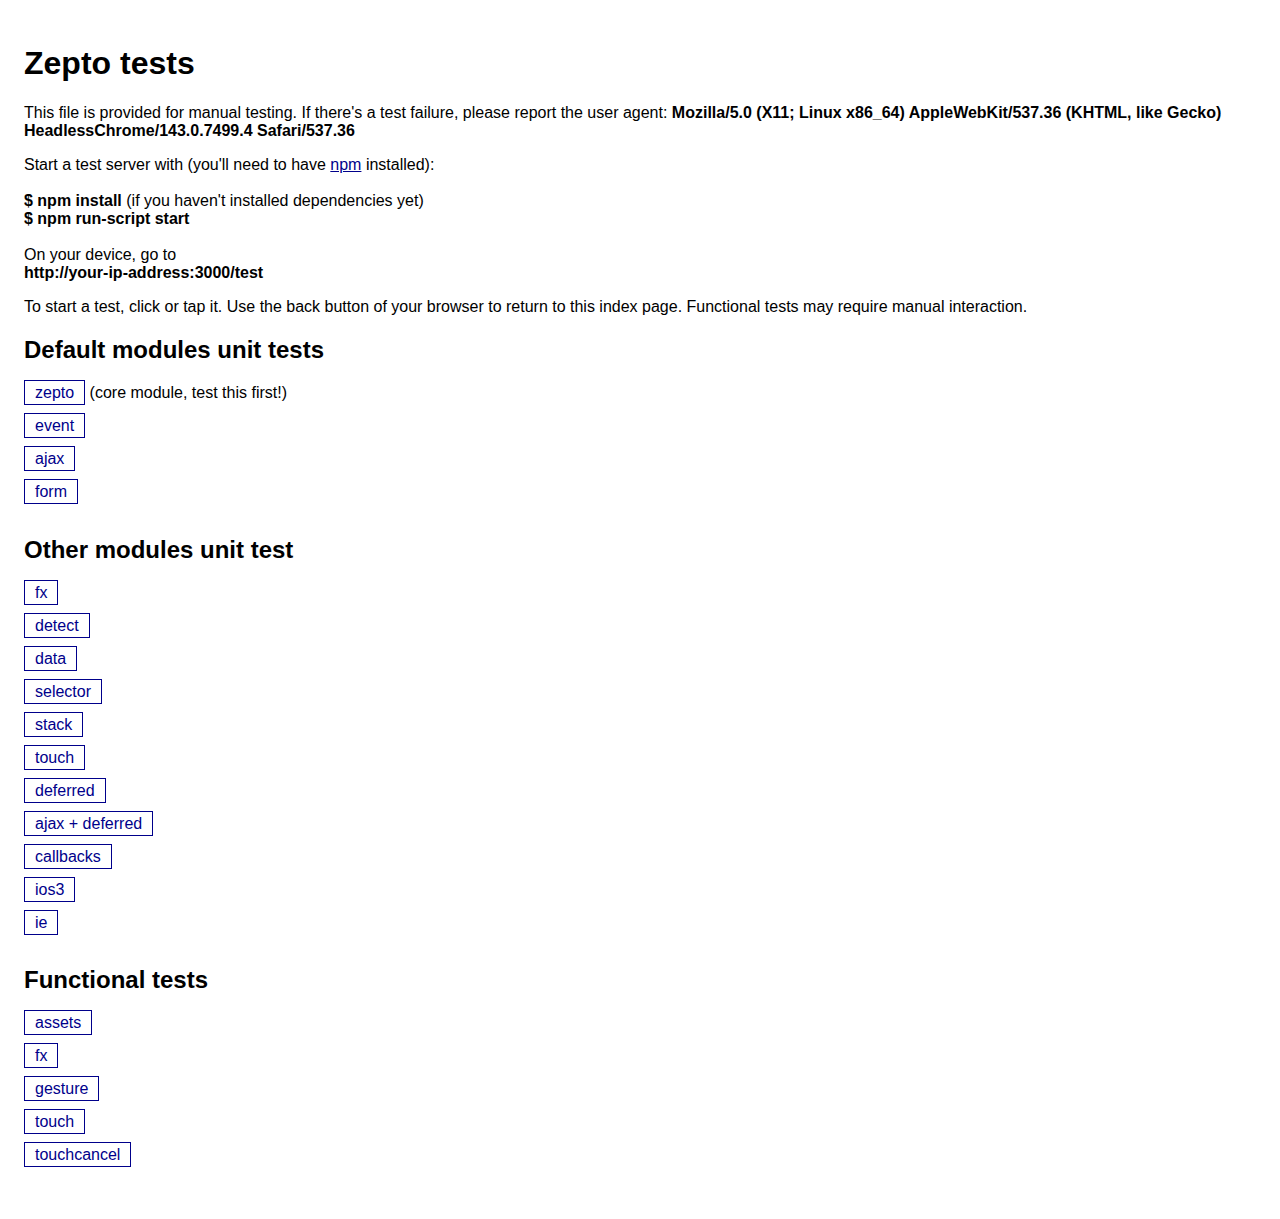
<file: js/zepto-master/test/index.html>
<!DOCTYPE html>
<html>
<head>
  <meta charset="utf-8">
  <meta name="viewport" content="initial-scale=1.0, maximum-scale=1.0, user-scalable=0">
  <link rel="stylesheet" href="test.css">
  <title>Zepto tests</title>
</head>
<body>
  <h1>Zepto tests</h1>
  <p>
    This file is provided for manual testing. If there's a test failure,
    please report the user agent:
    <b><script>document.write(navigator.userAgent)</script></b>
  </p>
  <p>
    Start a test server with (you'll need to have <a href="https://npmjs.org">npm</a> installed):<br>
    <br>
    <b>$ npm install</b> (if you haven't installed dependencies yet)<br>
    <b>$ npm run-script start</b>
    <br><br>
    On your device, go to<br>
    <b>http://your-ip-address:3000/test</b>
  </p>
  <p>
    To start a test, click or tap it. Use the back button of
    your browser to return to this index page.
    Functional tests may require manual interaction.
  </p>

  <h2>Default modules unit tests</h2>
  <ul>
    <li><a href="zepto.html">zepto</a> (core module, test this first!)</li>
    <li><a href="event.html">event</a></li>
    <li><a href="ajax.html">ajax</a></li>
    <li><a href="form.html">form</a></li>
  </ul>

  <h2>Other modules unit test</h2>
  <ul>
    <li><a href="fx.html">fx</a></li>
    <li><a href="detect.html">detect</a></li>
    <li><a href="data.html">data</a></li>
    <li><a href="selector.html">selector</a></li>
    <li><a href="stack.html">stack</a></li>
    <li><a href="touch.html">touch</a></li>
    <li><a href="deferred.html">deferred</a></li>
    <li><a href="ajax_deferred.html">ajax + deferred</a></li>
    <li><a href="callbacks.html">callbacks</a></li>
    <li><a href="ios3.html">ios3</a></li>
    <li><a href="ie.html">ie</a></li>
  </ul>

  <h2>Functional tests</h2>
  <ul>
    <li><a href="functional/assets.html">assets</a></li>
    <li><a href="functional/fx.html">fx</a></li>
    <li><a href="functional/gesture.html">gesture</a></li>
    <li><a href="functional/touch.html">touch</a></li>
    <li><a href="functional/touchcancel.html">touchcancel</a></li>
  </ul>

  <script>
    // avoid caching
    (function(){
      [].slice.apply(document.getElementsByTagName('a')).forEach(function(link){
        link.href += '?' + (+new Date)
      })
    })()
  </script>
</body>
</file>
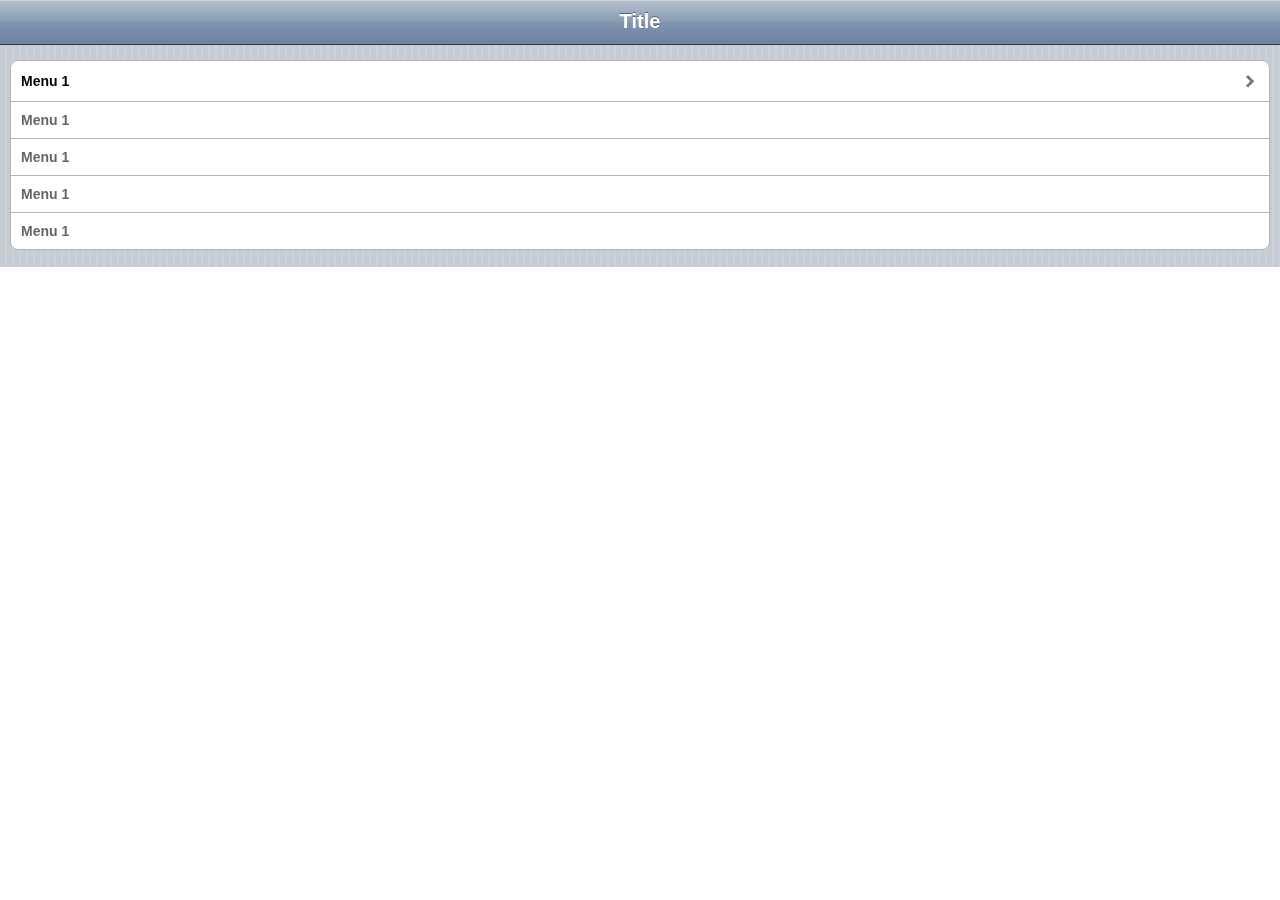
<file: js/zepto-master/examples/iphone/index.html>
<!DOCTYPE html>
<html>
    <head>
      <title>iPhone.Zepto</title>
      <link href="iphone.css" media="screen" rel="stylesheet" type="text/css" />
      <meta name="viewport" content="width=device-width, initial-scale=1.0, maximum-scale=1.0, user-scalable=0"/>
      <meta name="apple-mobile-web-app-capable" content="yes" />
      <meta name="format-detection" content="telephone=no" />
    </head>
    <body>
      <section id="menu">
        <div class="toolbar">
          <h1>Title</h1>
        </div>
        <ul class="menu">
          <li class="arrow"><a href="#menu_1">Menu 1</a></li>
          <li>Menu 1</li>
          <li>Menu 1</li>
          <li>Menu 1</li>
          <li>Menu 1</li>
        </ul>
      </section>
      <section id="menu_1">
        <div class="toolbar">
          <h1>Menu 1</h1>
        </div>
        <ul class="menu">
          <li>SubMenu 1</li>
          <li>SubMenu 2</li>
        </ul>
      </section>
      <script src="../../src/zepto.js"></script>
      <script src="../../src/event.js"></script>
      <script src="../../src/touch.js"></script>
      <script>
        $(document).ready(function(){
          var activate = ('createTouch' in document) ? 'touchstart' : 'click'

          $("body > section").first().addClass("current")

          $("a.back").live(activate, function(event) {
            var current = $(this).attr("href")
            $(".current").removeClass("current").addClass("reverse")
            $(current).addClass("current")
          })

          $(".menu a[href]").live(activate, function(event) {
            var link = $(this), section = link.closest('section'),
              prev_element = "#"+(section.removeClass("current").addClass("reverse").attr("id"))
            $(link.attr("href")).addClass("current")
            $(".current .back").remove()
            $(".current .toolbar").prepend("<a href=\""+prev_element+"\" class=\"back\">Back</a>")
          })
        })
      </script>
    </body>
</html>
</file>
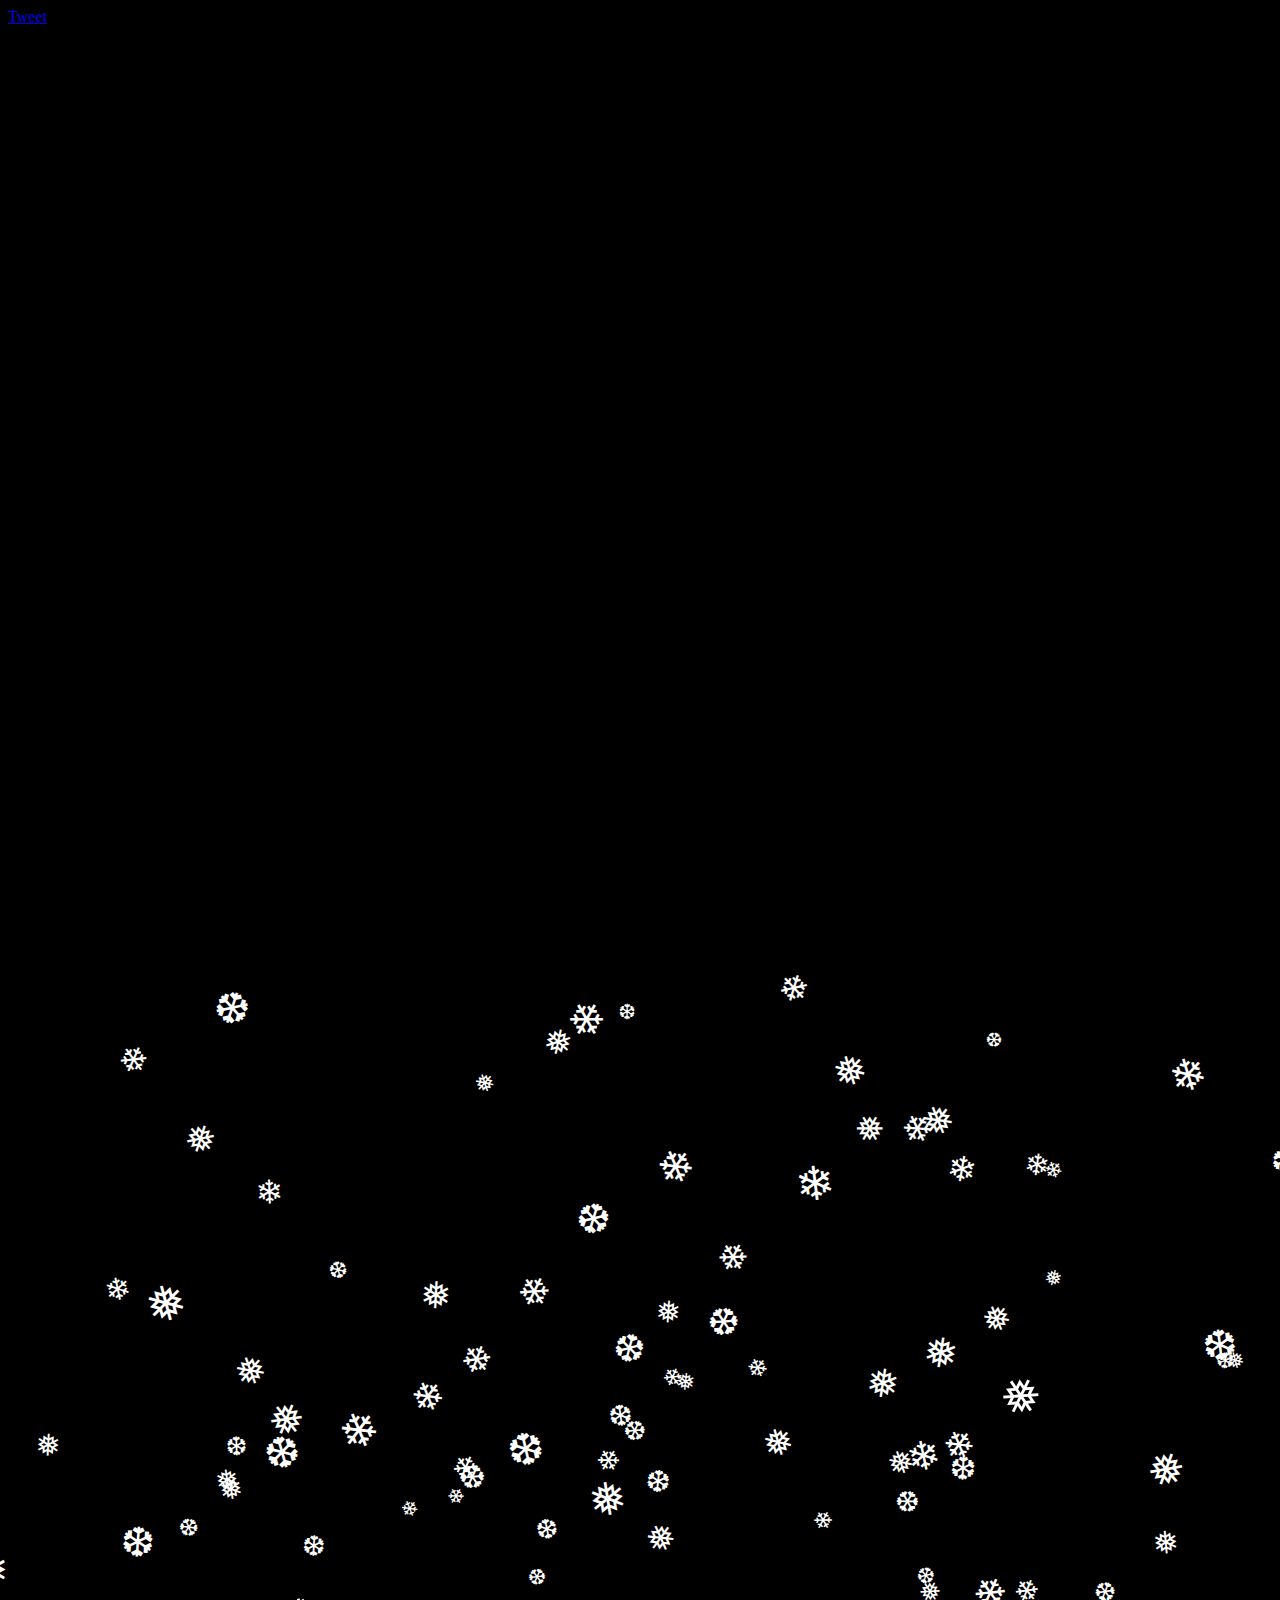
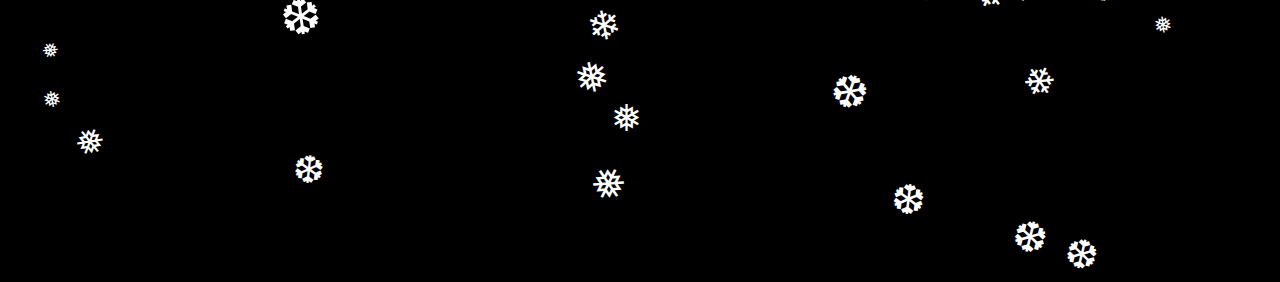
<file: js/zepto-master/examples/snow/index.html>
<!DOCTYPE html>
<html>
  <head>
    <title>Let it snow with Zepto.js</title>
    <meta name="name" content="content">
    <meta content="text/html; charset=utf-8" http-equiv="Content-Type">
    <style>
      body { background: #000; color: #fff; overflow: hidden }
      div { position: absolute; }
    </style>
  </head>
  <body>

  <script src="../../src/zepto.js"></script>
  <script src="../../src/event.js"></script>
  <script src="../../src/fx.js"></script>

  <a href="https://twitter.com/share" class="twitter-share-button" data-url="http://zeptojs.com/let-it-snow" data-text="Let it snow with Zepto.js" data-via="zeptojs" data-lang="en">Tweet</a>
  <script>!function(d,s,id){var js,fjs=d.getElementsByTagName(s)[0];if(!d.getElementById(id)){js=d.createElement(s);js.id=id;js.src="//platform.twitter.com/widgets.js";fjs.parentNode.insertBefore(js,fjs);}}(document,"script","twitter-wjs")</script>

  <script>
    $(document).ready(function(){
      var i = 100, glyphs = '❄❅❆'.split('')

      function rand(max){ return Math.floor(Math.random()*max) }

      function addFlake(){
        var el = $('<div><div>' + glyphs[rand(glyphs.length)] + '</div></div>')
        $('body').append(el)
        el.css({ left: rand(100)+'%', top: -100-rand(500), fontSize: 20+rand(30) })
        el.anim(
          { translateY: 1500+rand(500)+'px', translateX: 50-rand(100)+'px', rotate: (2e3-rand(4e3))+'deg' },
          6+rand(10),
          'linear',
          function(){
            addFlake()
            el.remove() // garbage collect
          }
        )
      }

      while(i--) addFlake()

      // enable for extra fun
      //window.ondeviceorientation = function(event){
      //  ('alpha' in event) && $('body').css({ '-webkit-transform': 'rotate('+event.alpha+'deg)'})
      //}
    })
  </script>
  </body>
</html>
</file>
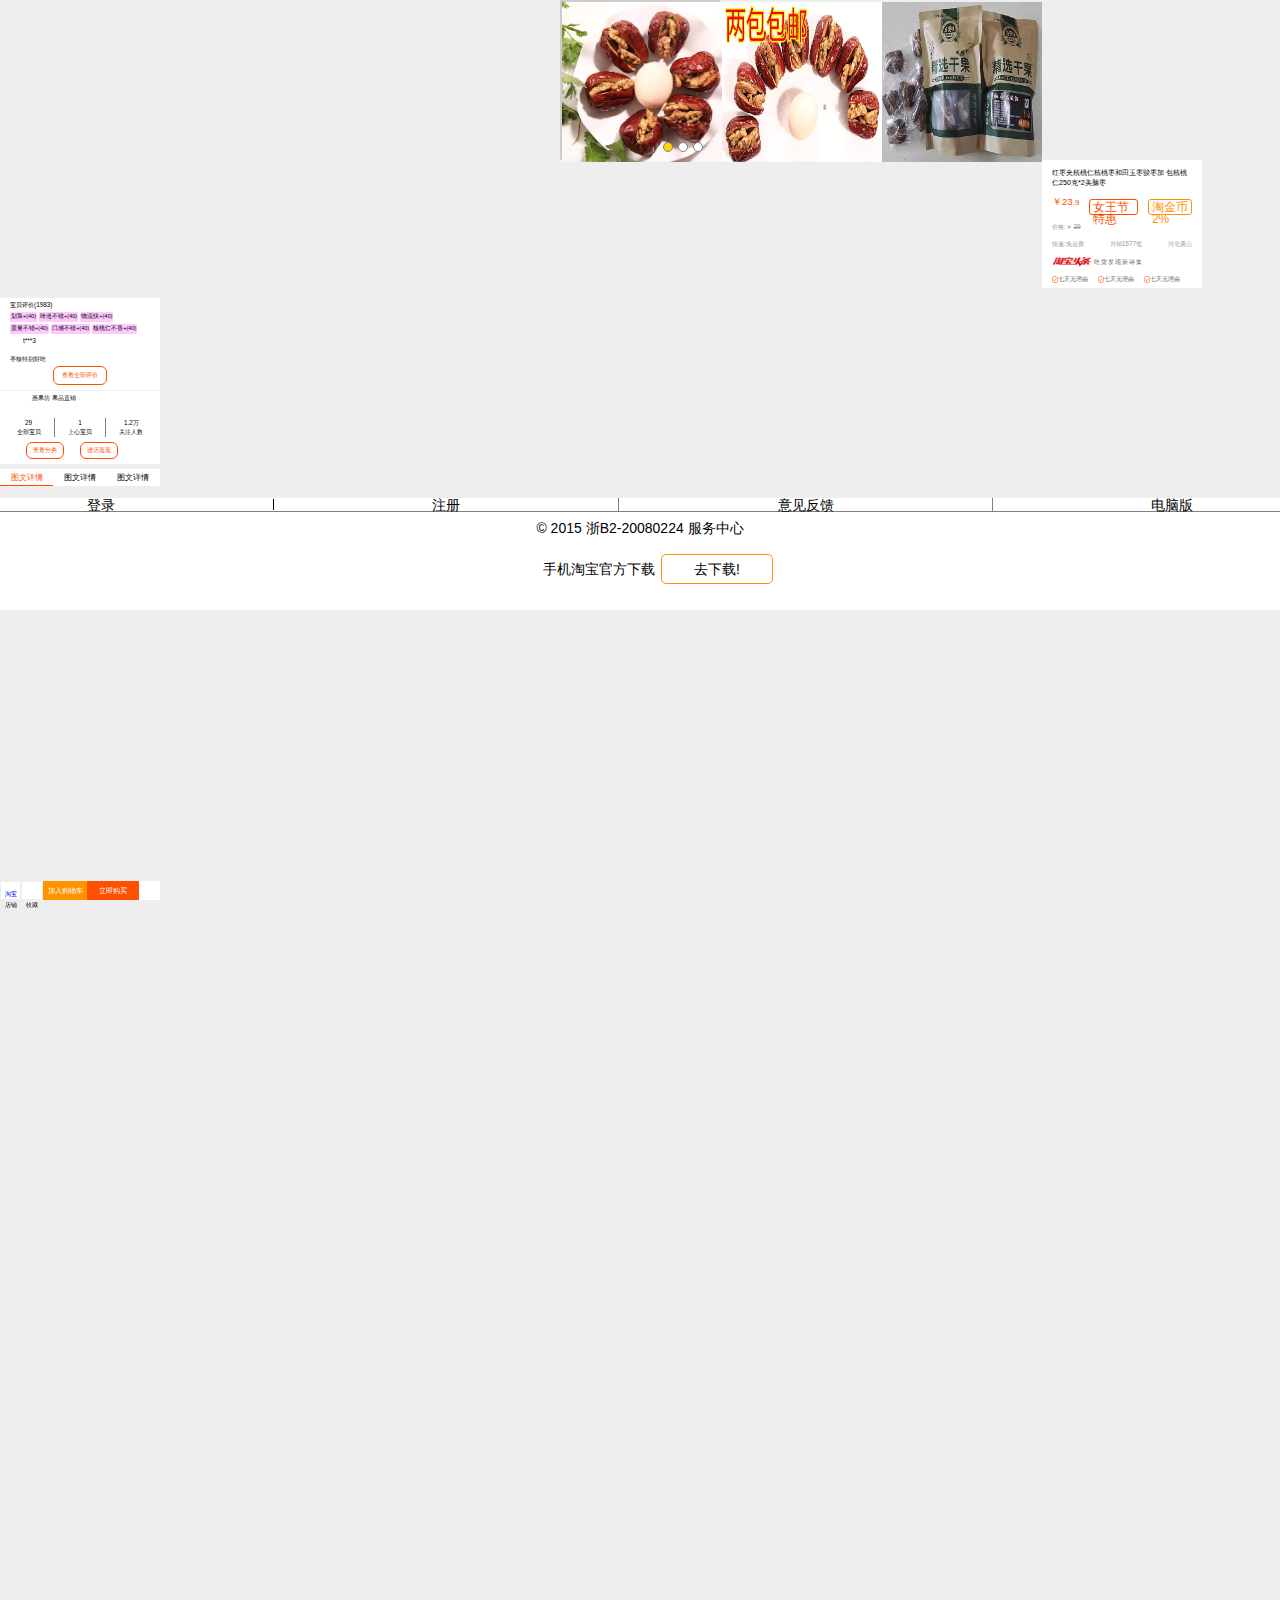
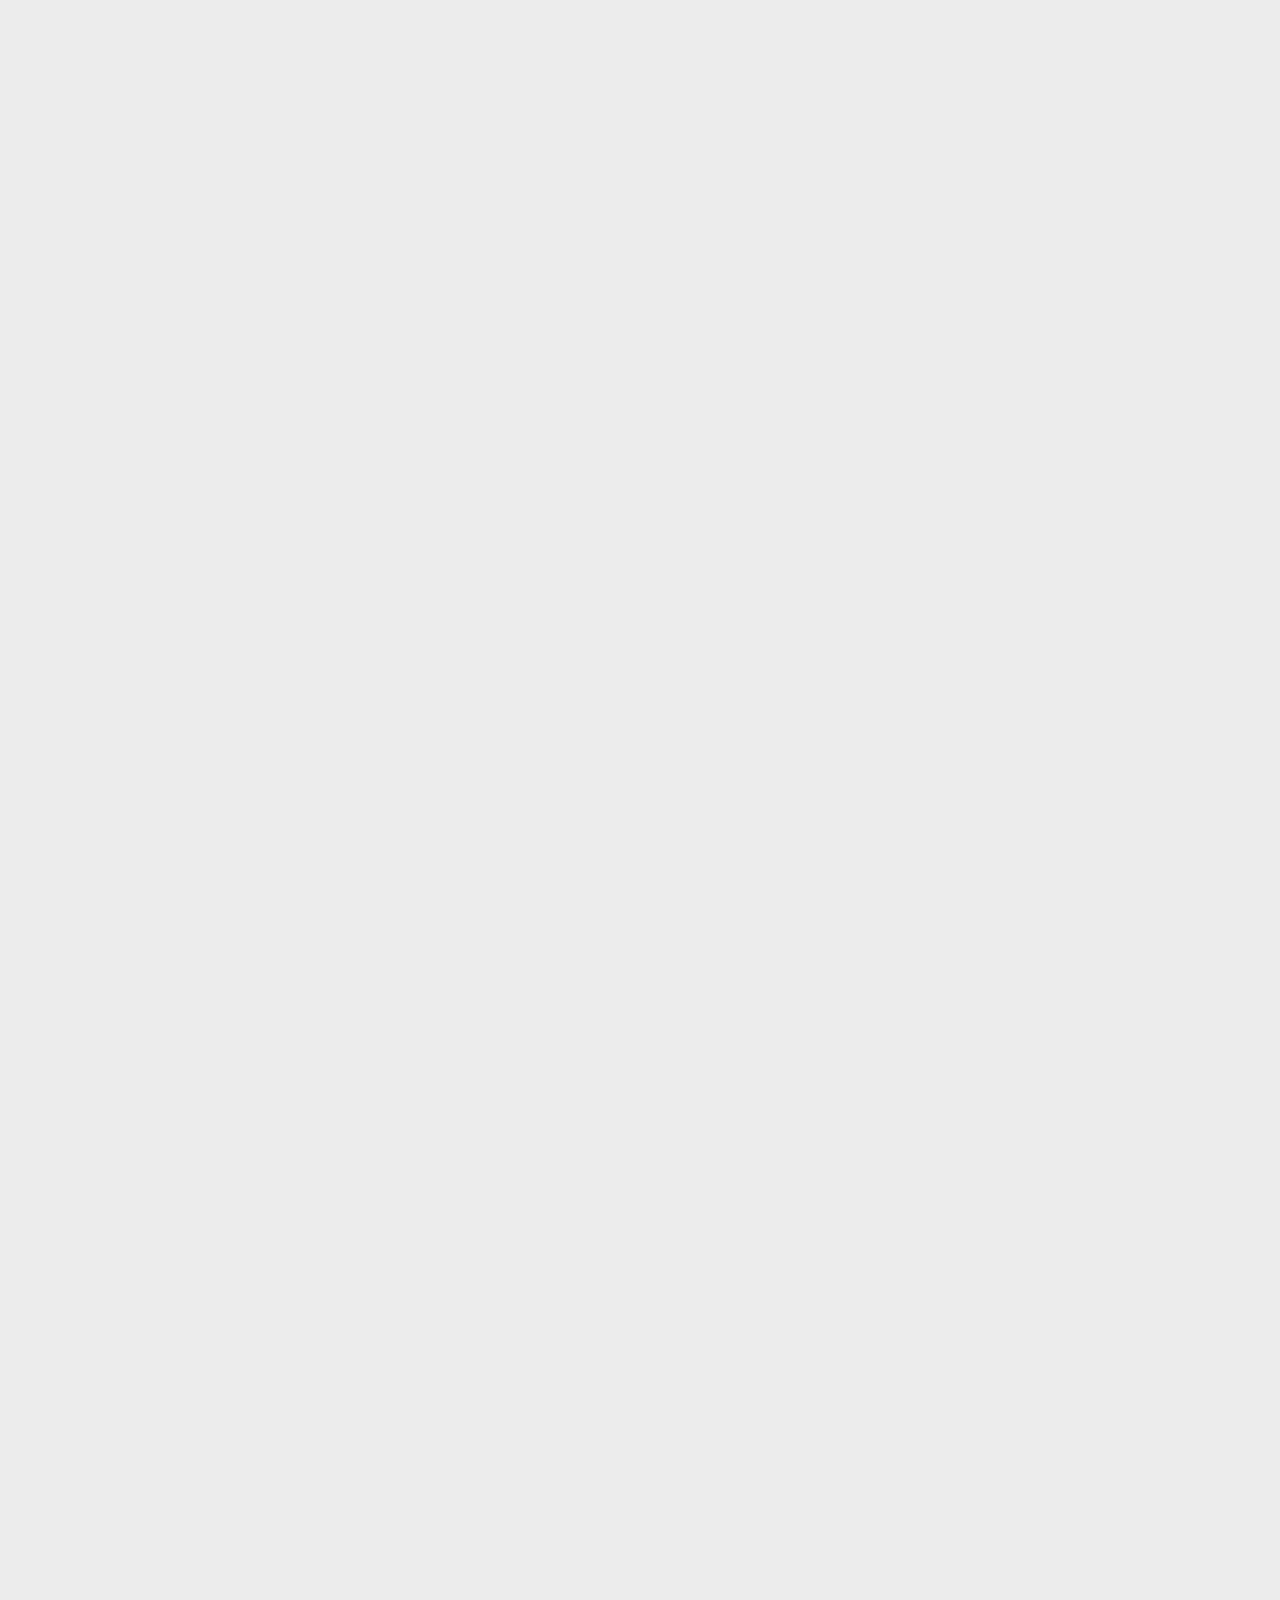
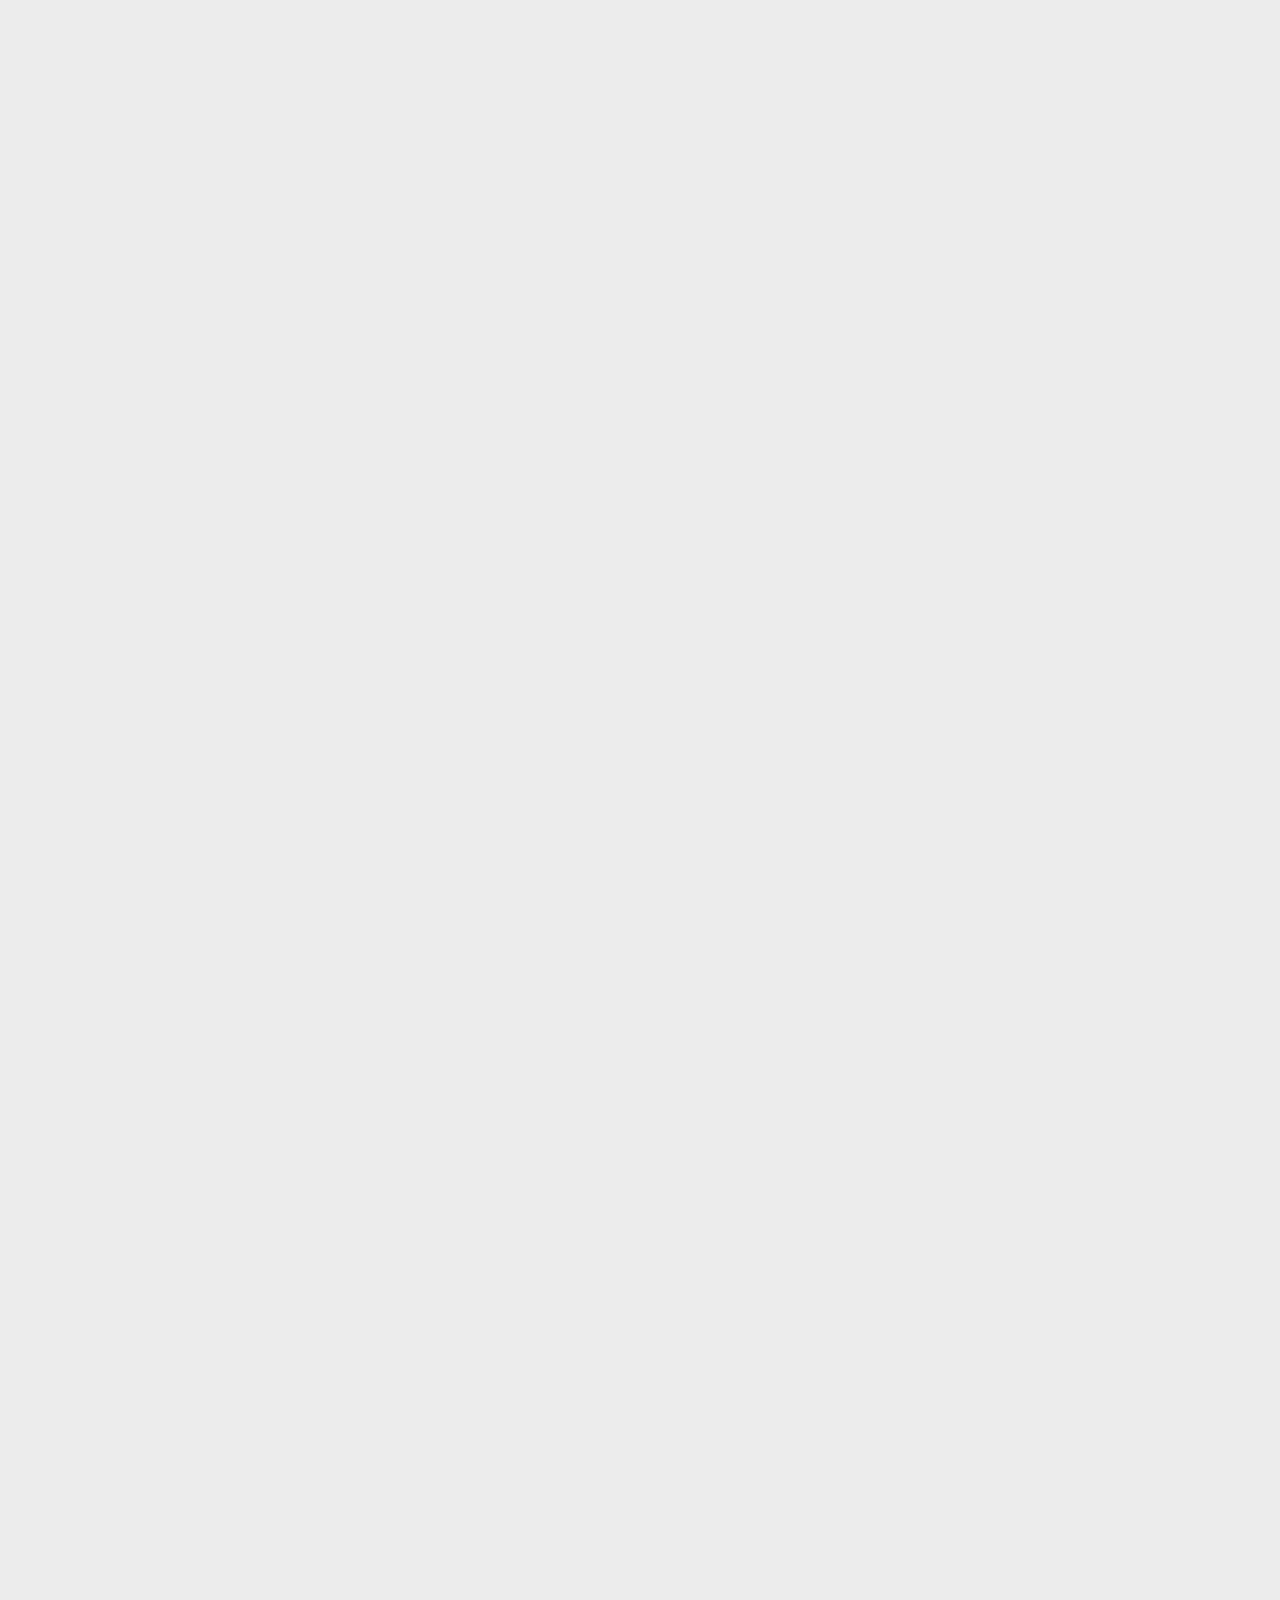
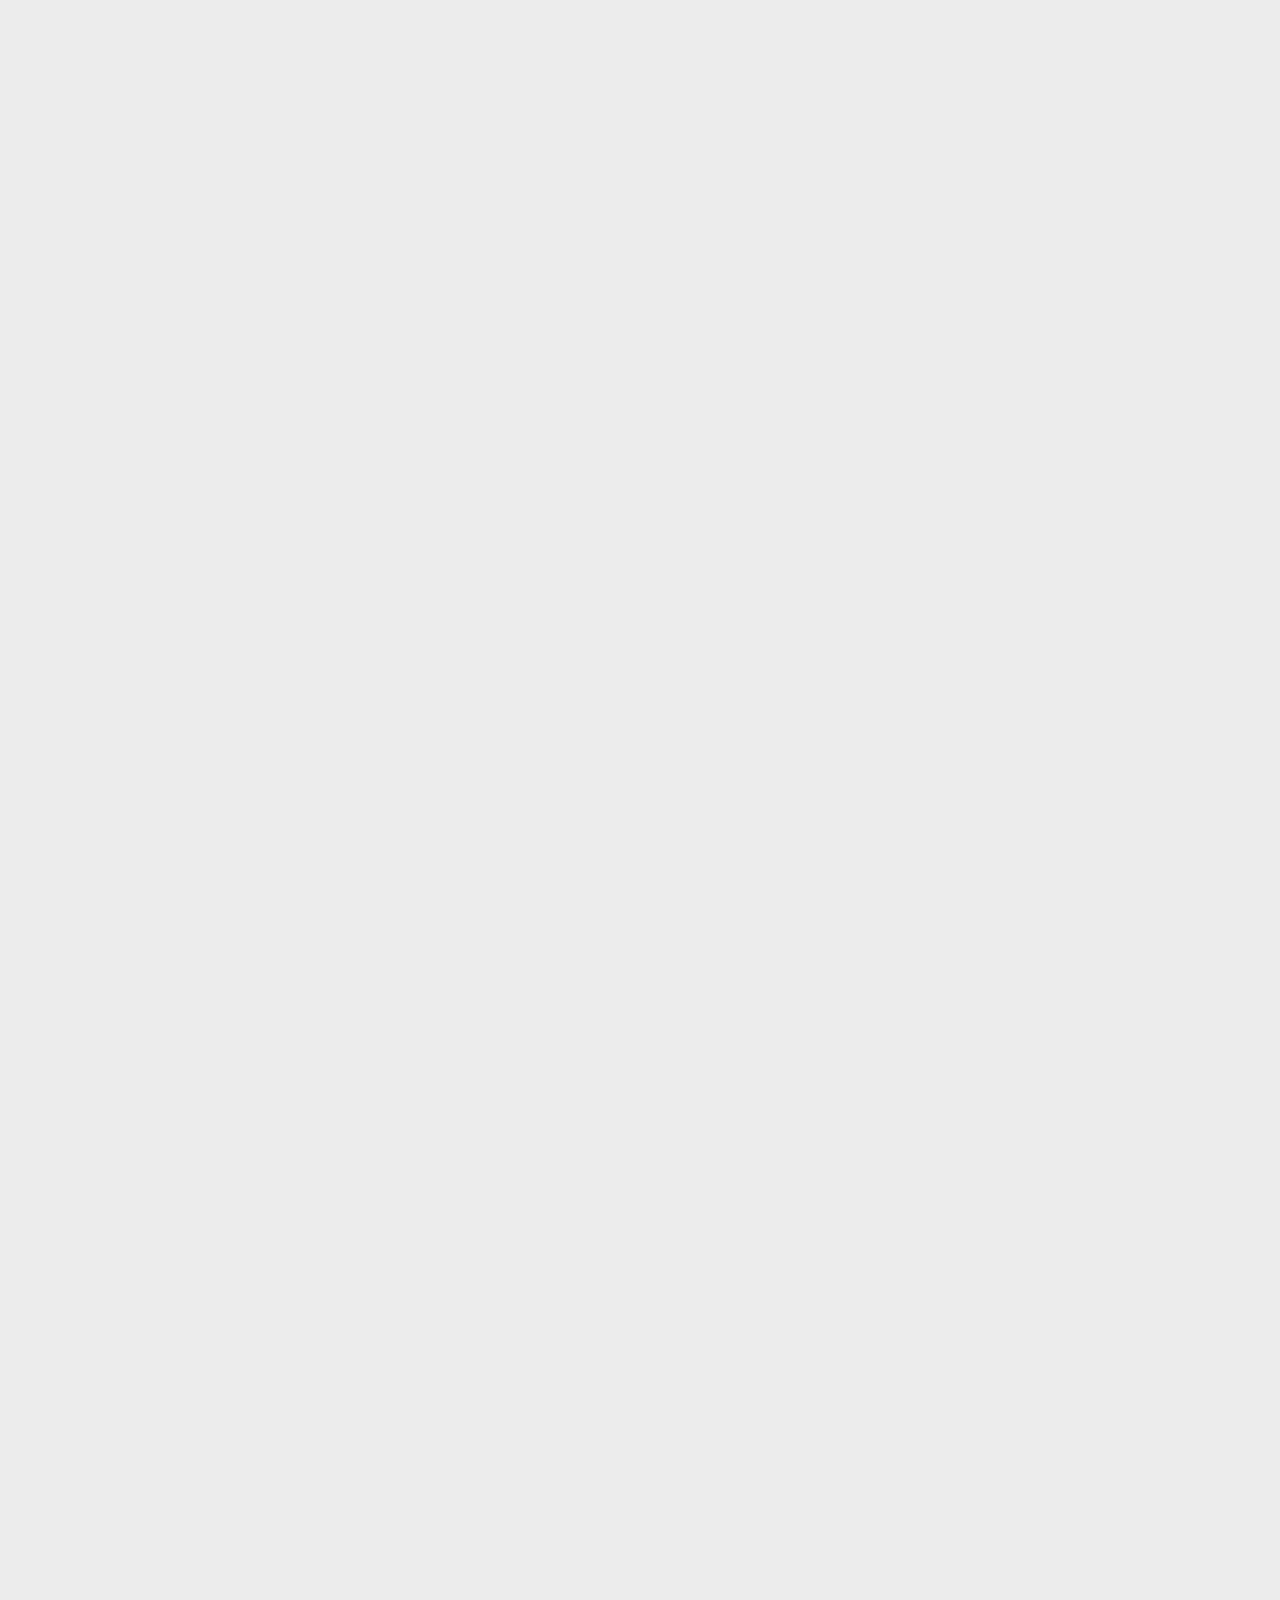
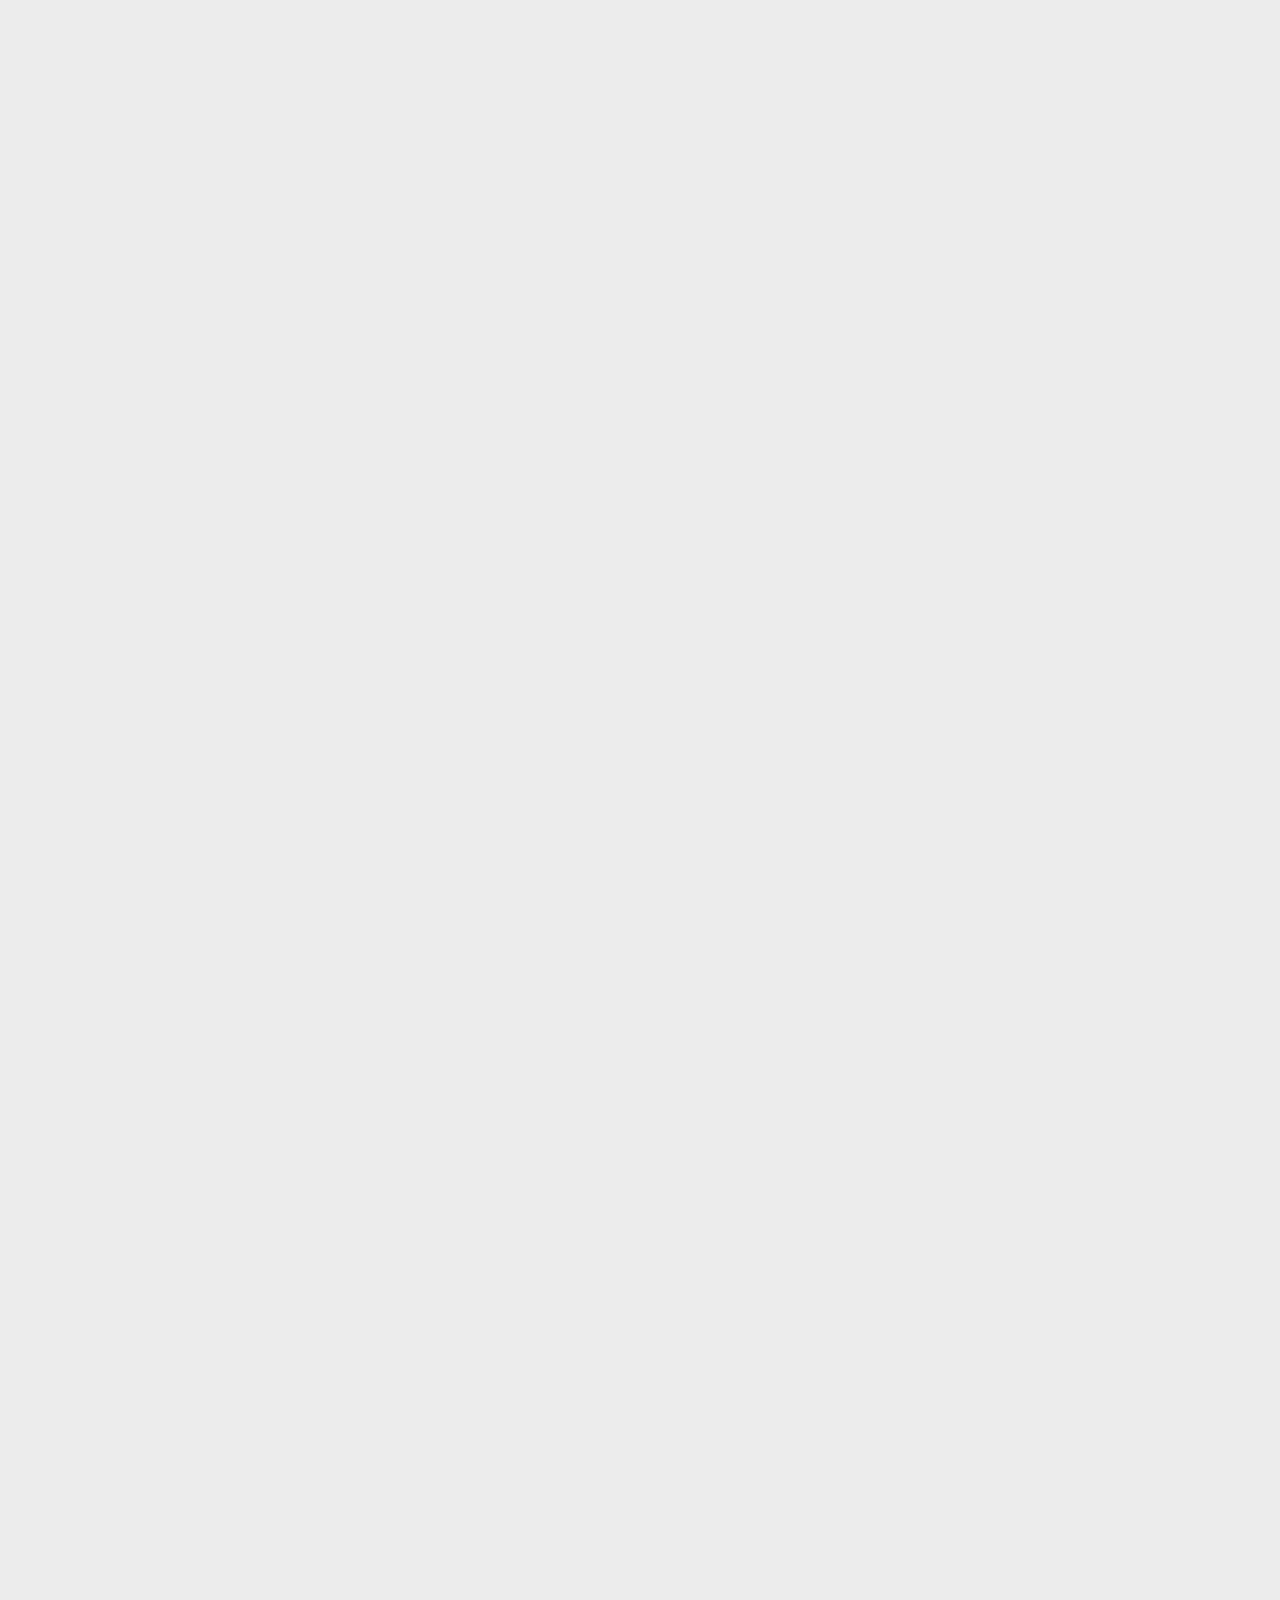
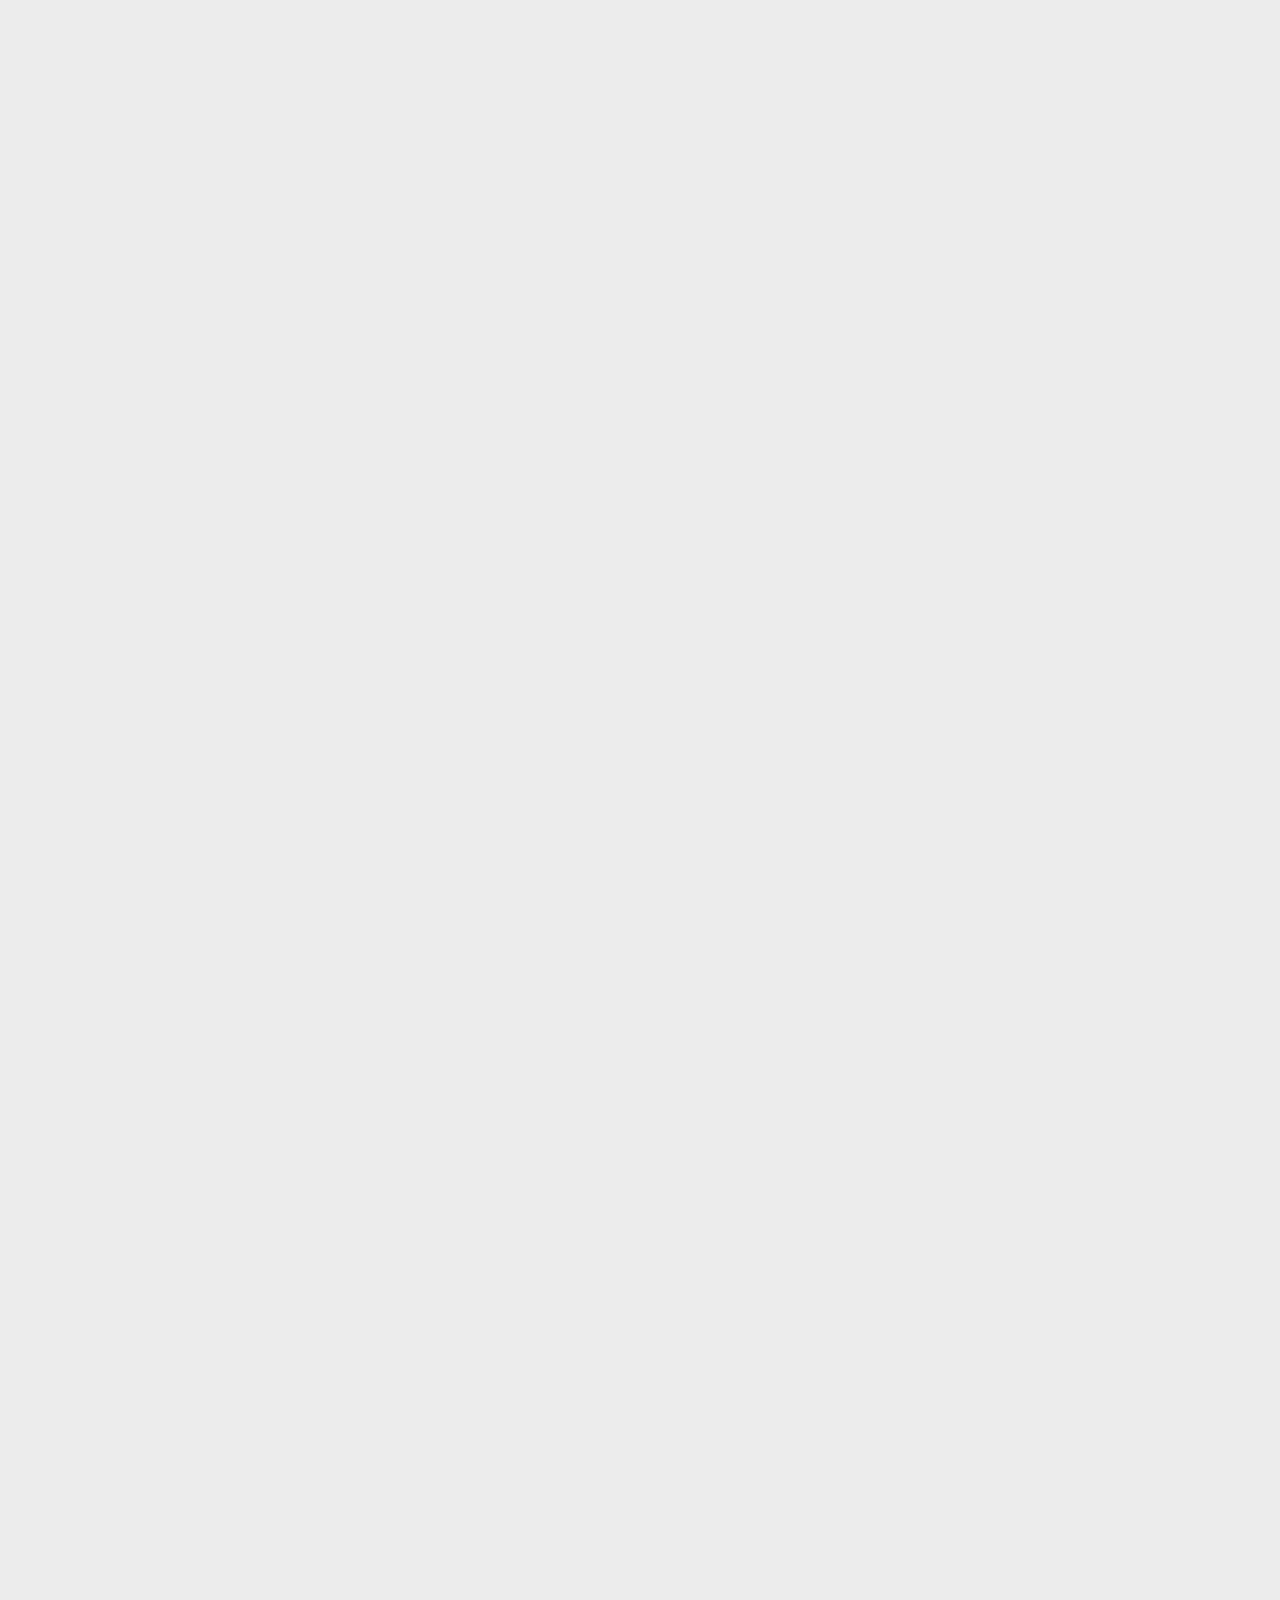
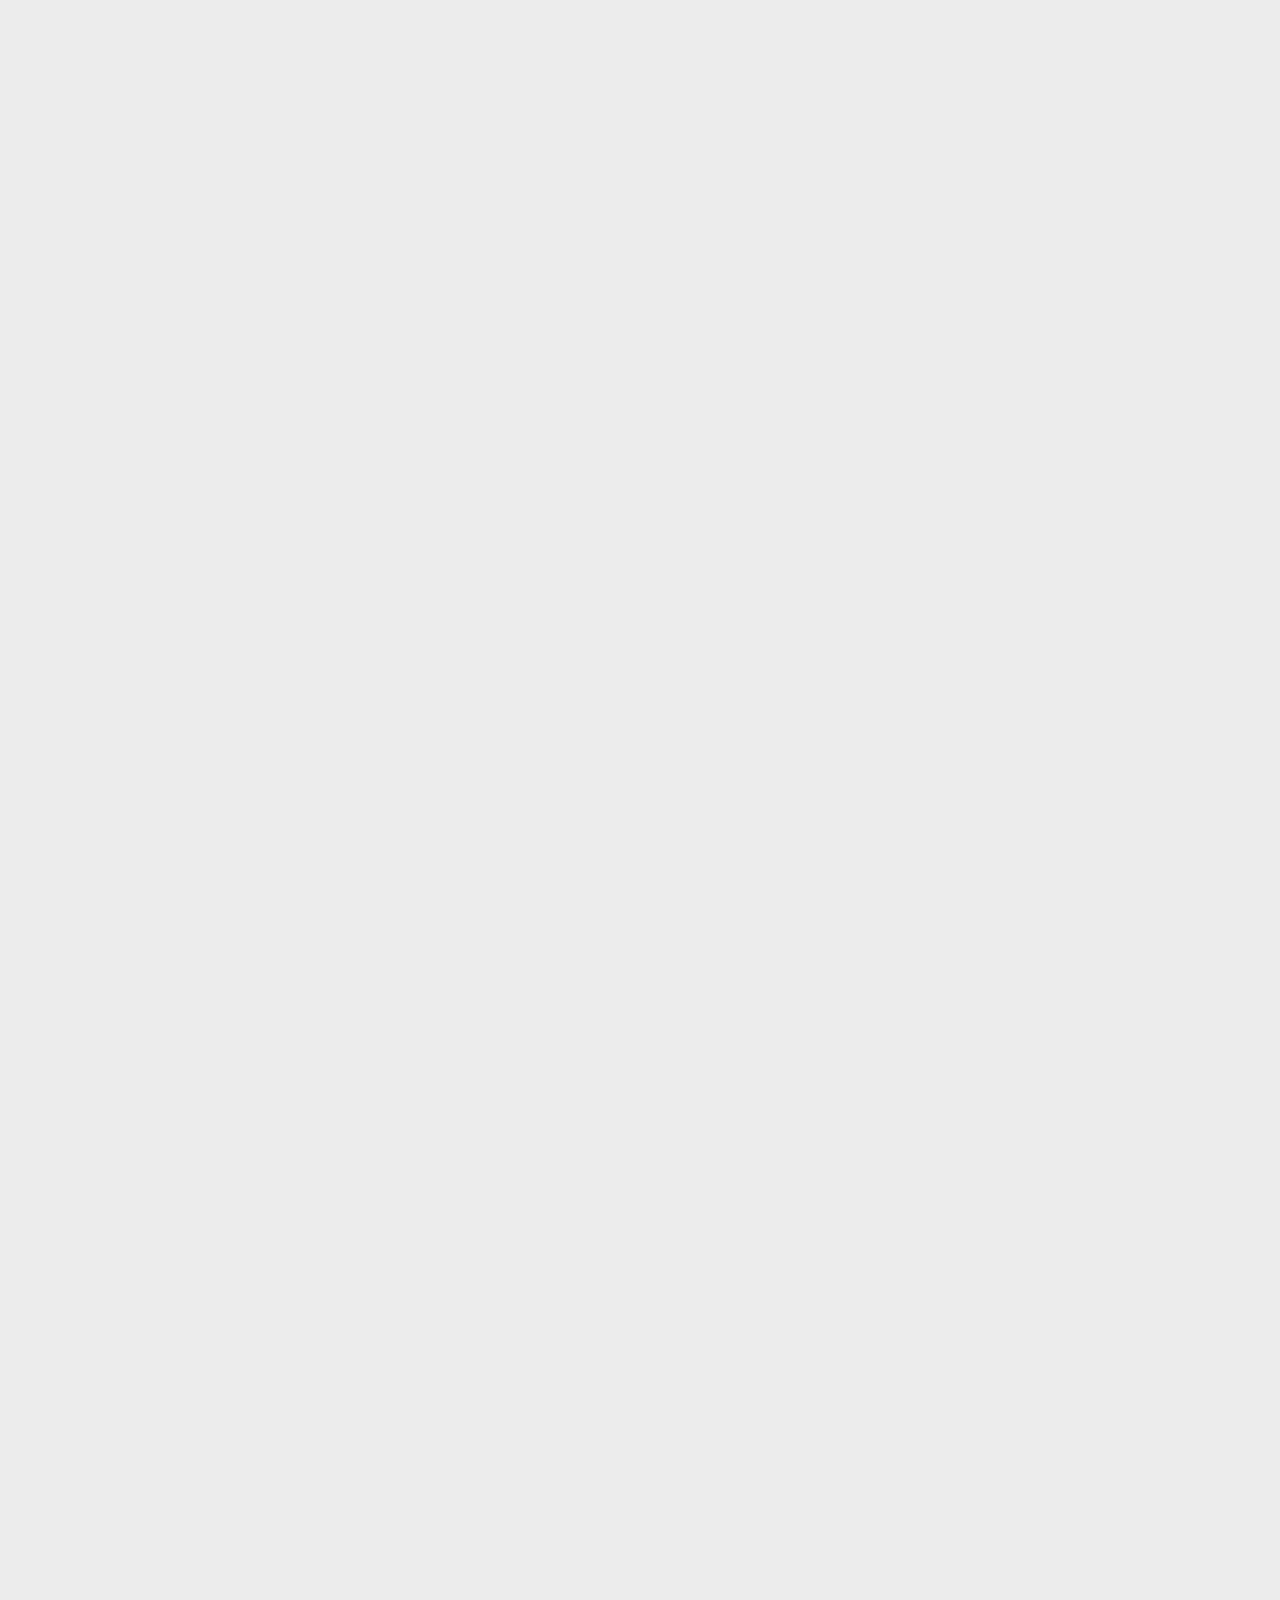
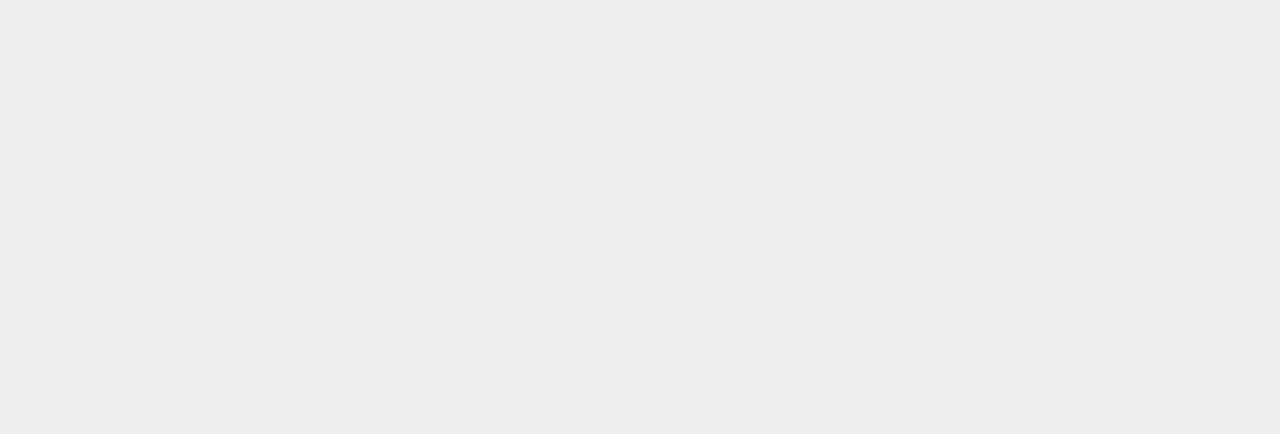
<file: gouwuche.html>
<!DOCTYPE html>
<html lang="en">

<head>
    <meta charset="UTF-8">
    <meta http-equiv="x-ua-compatible" content="ie=edge">
    <meta name="viewport" content="width=device-width, initial-scale=1">
    <title>商品详情</title>
    <link rel="icon" href="img/taobao.png">
    <link rel="stylesheet" href="fonts/iconfont.css">
    <link rel="stylesheet" href="css/reset.css">
    <link rel="stylesheet" href="css/tools.css">
    <link rel="stylesheet" href="css/gouwuche.css">
</head>

<body>
    <div id="content" style="margin-top: 0px;">
        <header>
            <!-- 轮播图 -->
            <div class="banner">
                <ul class="scroll" id="swipeScroll">
                    <li><img src="img/goods/banner1.webp" alt=""></li>
                    <li><img src="img/goods/banner2.webp" alt=""></li>
                    <li><img src="img/goods/banner3.webp" alt=""></li>
                </ul>
                <div class="nuclear-nav">
                    <a data-index="0" class="active"></a>
                    <a data-index="1" class=" "></a>
                    <a data-index="2" class=" "></a>
                </div>
            </div>
            <!-- 价格简介 -->
            <div class="picdec">
                <p>红枣夹核桃仁核桃枣和田玉枣骏枣加 包核桃仁250克*2美脑枣</p>
                <div class="price">
                    <p>￥23<small>.9</small> </p>
                    <p class="ff5000">女王节特惠</p>
                    <p>淘金币2%</p>
                </div>
                <p class="pri39">价格:￥
                    <s>39</s>
                </p>
                <div class="express">
                    <p>快递:免运费</p>
                    <p>月销1677笔</p>
                    <p>
                        河北唐山
                    </p>
                </div>
                <div class="loveeat">
                    <img src="img/toutiao.png" alt="">
                    <span>吃货发现新诗集</span>
                </div>
                <div class="return">
                    <div>
                        <i><img src="img/goods/right.png" alt=""></i>
                        <span>七天无理由</span>
                    </div>
                    <div>
                        <i><img src="img/goods/right.png" alt=""></i>
                        <span>七天无理由</span>
                    </div>
                    <div>
                        <i><img src="img/goods/right.png" alt=""></i>
                        <span>七天无理由</span>
                    </div>
                </div>
            </div>
        </header>
        <!-- 宝贝评价一栏 -->
        <main>
            <div class="main-top">
                <h6>宝贝评价(1983)</h6>
                <div class="huasuan">
                    <p>划算+(40)</p>
                    <p>味道不错+(40)</p>
                    <p>物流快+(40)</p>
                    <p>质量不错+(40)</p>
                    <p>口感不错+(40)</p>
                    <p>核桃仁不香+(40)</p>
                </div>
                <div class="mainxin">
                    <div></div>
                    <span>t***3</span>
                    <div></div>
                </div>
                <p>枣核特别好吃</p>
                <span class="qbhp"><span>查看全部评价</span></span>
            </div>
            <div class="main-bottom">
                <div class="hgf">
                    <p>惠果坊 果品直销</p>
                    <div></div>
                </div>
                <div class="allbb">
                    <div>
                        <span>29</span>
                        <span>全部宝贝</span>
                    </div>
                    <i></i>
                    <div>
                        <span>1</span>
                        <span>上心宝贝</span>
                    </div>
                    <i></i>
                    <div>
                        <span>1.2万</span>
                        <span>关注人数</span>
                    </div>
                </div>
                <div class="searchfl">
                    <p>查看分类</p>
                    <p>进店逛逛</p>
                </div>
            </div>
        </main>
        <!-- 图文详情 -->
        <div class="tuwen">
            <div>图文详情</div>
            <div>图文详情</div>
            <div>图文详情</div>
        </div>
        <!-- 图片 -->
        <div class="picture">
            <img src="./img/goods/des0.webp">
            <img src="./img/goods/des1.webp"></img>
            <img src="./img/goods/des2.webp"></img>
            <img src="./img/goods/des3.webp"></img>
            <img src="./img/goods/des4.webp"></img>
            <img src="./img/goods/des5.webp"></img>
            <img src="./img/goods/des6.webp"></img>
        </div>
        <!-- 底部登录 -->
        <footer>
            <div class="signin">
                <p>登录</p>
                <i></i>
                <p>注册</p>
                <b></b>
                <p>意见反馈</p>
                <b></b>
                <p>电脑版</p>
            </div>
            <p>© 2015 浙B2-20080224 服务中心</p>
            <div class="download">
                <img src="img/taobao.png" alt="">
                <span>手机淘宝官方下载</span>
                <p>去下载!</p>
            </div>
        </footer>
        <!-- 底部导航 -->
        <nav>
            <div  style="position:fixed;bottom:0;" class="nav">
                <i class="iconfont icon-uuu"></i>
                <span><a href="index.html">淘宝</a></span>
            </div>
            <div class="nav">
                <i class="iconfont icon-dianpu"></i>
                <span>店铺</span>
            </div>
            <div class="nav">
                <i class="iconfont icon-fav"></i>
                <span>收藏</span>
            </div>
            <div class="nav4">加入购物车</div>
            <div class="nav5">立即购买</div>
        </nav>
    </div>
    <script src="AlloyFinger/transformjs/transform.js"></script>
    <script src="AlloyFinger/alloy_finger.js"></script>
    <script src="AlloyFinger/asset/to.js"></script>
    <!-- 手动轮播图 -->
    <script>
    document.getElementsByTagName('body')[0].addEventListener('touchmove', function(e) {
        e.preventDefault();
    }, false);

    (function(window) {
        var freshRem = function() {
            var dWidth = window.document.documentElement.clientWidth;
            var font = dWidth / 10;
            // height:18px;
            font += 'px';
            window.document.documentElement.style.fontSize = font;
            console.log(font);
        };
        window.addEventListener('resize', function() {
            location.href = location.href;
            freshRem();
        }, false);
        if (window.document.readyState == 'complete') {
            freshRem();
        } else {
            window.document.addEventListener('DOMContentLoaded', function() {
                freshRem();
            }, false);
        }
    })(window);

    var startY = 0,
        endY = 0,
        distance = 0,
        mt = 0;
    var bd = document.getElementsByTagName('body')[0];
    var view = document.getElementById('content');
    bd.addEventListener('touchstart', function(e) {
        startY = e.changedTouches[0].pageY;
    }, false);
    bd.addEventListener('touchmove', function(e) {
        endY = e.changedTouches[0].pageY;
        distance = endY - startY;
        console.log(endY);
        mt = parseInt(view.style.marginTop);
        if (mt >= 100) {
            return;
        };
        view.style.marginTop = mt + distance + 'px';
        startY = endY;
        //保证每次开始都是新的start
    }, false);
    bd.addEventListener('touchend', function(e) {
            if (mt >= 0) {
                // view.style.marginTop = 0 + 'px';
                var step = mt / 20;
                var clock = setInterval(function() {
                    mt = mt - step;
                    if (mt <= 0) {
                        view.style.marginTop = 0 + 'px';
                        clearInterval(clock);
                    } else {
                        view.style.marginTop = mt + 'px';
                    }
                }, 50)
            }
        }, false)
        //下面为手动轮播图

    var qqq = window.document.documentElement.clientWidth;
    var swipeScroll = document.getElementById("swipeScroll"),
        currentIndex = 0;
    Transform(swipeScroll);

    function activeNav(index) {
        var items = document.querySelectorAll(".nuclear-nav a"),
            i = 0,
            len = items.length;
        for (; i < len; i++) {
            if (i === index) {
                items[i].classList.add("active");
            } else {
                items[i].classList.remove("active");
            }
        }
    }
    new AlloyFinger(swipeScroll, {
        touchMove: function(evt) {
            if (Math.abs(evt.deltaX) >= Math.abs(evt.deltaY)) {
                evt.preventDefault();
            }
        },
        swipe: function(evt) {
            if (evt.direction === "Left") {
                if (currentIndex < 2) {
                    currentIndex++;
                    new To(swipeScroll, "translateX", -qqq * currentIndex, 500, function() {
                        activeNav(currentIndex);
                    });
                }
            } else if (evt.direction === "Right") {
                if (currentIndex > 0) {
                    currentIndex--;
                    new To(swipeScroll, "translateX", -qqq * currentIndex, 500, function() {
                        activeNav(currentIndex);
                    });
                }
            }
        }
    });
    </script>
</body>

</html>
</file>
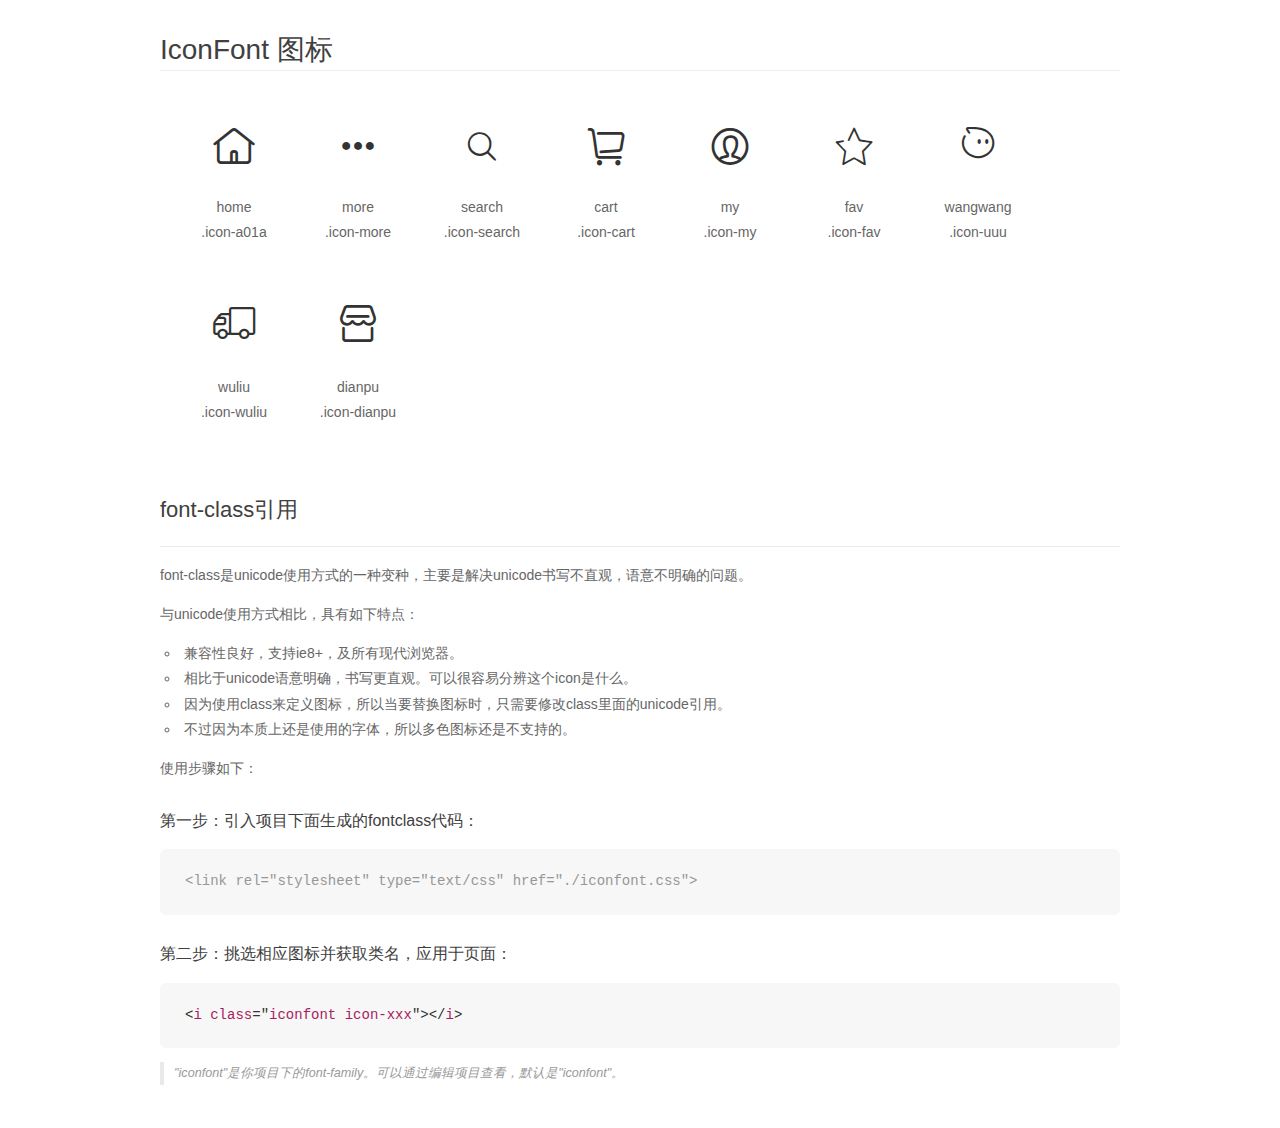
<file: fonts/demo_fontclass.html>
<!DOCTYPE html>
<html>
<head>
    <meta charset="utf-8"/>
    <title>IconFont</title>
    <link rel="stylesheet" href="demo.css">
    <link rel="stylesheet" href="iconfont.css">
</head>
<body>
    <div class="main markdown">
        <h1>IconFont 图标</h1>
        <ul class="icon_lists clear">
            
                <li>
                <i class="icon iconfont icon-a01a"></i>
                    <div class="name">home</div>
                    <div class="fontclass">.icon-a01a</div>
                </li>
            
                <li>
                <i class="icon iconfont icon-more"></i>
                    <div class="name">more</div>
                    <div class="fontclass">.icon-more</div>
                </li>
            
                <li>
                <i class="icon iconfont icon-search"></i>
                    <div class="name">search</div>
                    <div class="fontclass">.icon-search</div>
                </li>
            
                <li>
                <i class="icon iconfont icon-cart"></i>
                    <div class="name">cart</div>
                    <div class="fontclass">.icon-cart</div>
                </li>
            
                <li>
                <i class="icon iconfont icon-my"></i>
                    <div class="name">my</div>
                    <div class="fontclass">.icon-my</div>
                </li>
            
                <li>
                <i class="icon iconfont icon-fav"></i>
                    <div class="name">fav</div>
                    <div class="fontclass">.icon-fav</div>
                </li>
            
                <li>
                <i class="icon iconfont icon-uuu"></i>
                    <div class="name">wangwang</div>
                    <div class="fontclass">.icon-uuu</div>
                </li>
            
                <li>
                <i class="icon iconfont icon-wuliu"></i>
                    <div class="name">wuliu</div>
                    <div class="fontclass">.icon-wuliu</div>
                </li>
            
                <li>
                <i class="icon iconfont icon-dianpu"></i>
                    <div class="name">dianpu</div>
                    <div class="fontclass">.icon-dianpu</div>
                </li>
            
        </ul>

        <h2 id="font-class-">font-class引用</h2>
        <hr>

        <p>font-class是unicode使用方式的一种变种，主要是解决unicode书写不直观，语意不明确的问题。</p>
        <p>与unicode使用方式相比，具有如下特点：</p>
        <ul>
        <li>兼容性良好，支持ie8+，及所有现代浏览器。</li>
        <li>相比于unicode语意明确，书写更直观。可以很容易分辨这个icon是什么。</li>
        <li>因为使用class来定义图标，所以当要替换图标时，只需要修改class里面的unicode引用。</li>
        <li>不过因为本质上还是使用的字体，所以多色图标还是不支持的。</li>
        </ul>
        <p>使用步骤如下：</p>
        <h3 id="-fontclass-">第一步：引入项目下面生成的fontclass代码：</h3>


        <pre><code class="lang-js hljs javascript"><span class="hljs-comment">&lt;link rel="stylesheet" type="text/css" href="./iconfont.css"&gt;</span></code></pre>
        <h3 id="-">第二步：挑选相应图标并获取类名，应用于页面：</h3>
        <pre><code class="lang-css hljs">&lt;<span class="hljs-selector-tag">i</span> <span class="hljs-selector-tag">class</span>="<span class="hljs-selector-tag">iconfont</span> <span class="hljs-selector-tag">icon-xxx</span>"&gt;&lt;/<span class="hljs-selector-tag">i</span>&gt;</code></pre>
        <blockquote>
        <p>"iconfont"是你项目下的font-family。可以通过编辑项目查看，默认是"iconfont"。</p>
        </blockquote>
    </div>
</body>
</html>
</file>
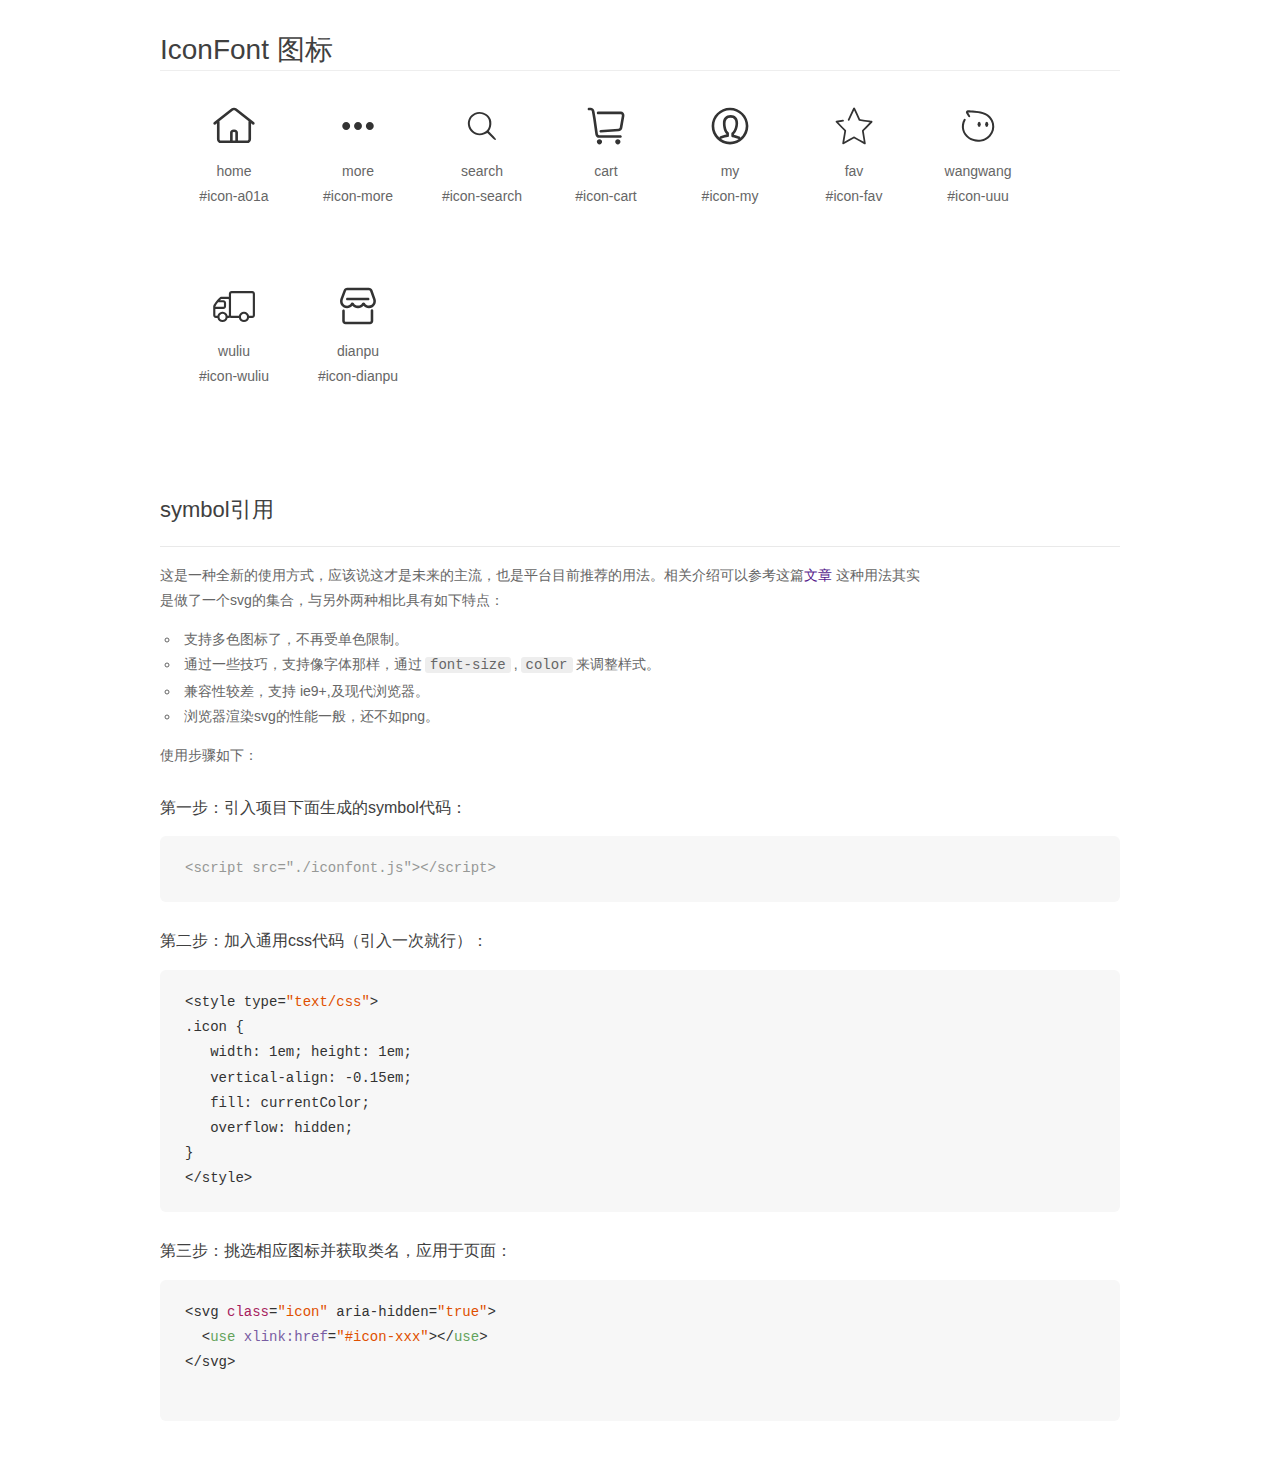
<file: fonts/demo_symbol.html>
<!DOCTYPE html>
<html>
<head>
    <meta charset="utf-8"/>
    <title>IconFont</title>
    <link rel="stylesheet" href="demo.css">
    <script src="iconfont.js"></script>

    <style type="text/css">
        .icon {
          /* 通过设置 font-size 来改变图标大小 */
          width: 1em; height: 1em;
          /* 图标和文字相邻时，垂直对齐 */
          vertical-align: -0.15em;
          /* 通过设置 color 来改变 SVG 的颜色/fill */
          fill: currentColor;
          /* path 和 stroke 溢出 viewBox 部分在 IE 下会显示
             normalize.css 中也包含这行 */
          overflow: hidden;
        }

    </style>
</head>
<body>
    <div class="main markdown">
        <h1>IconFont 图标</h1>
        <ul class="icon_lists clear">
            
                <li>
                    <svg class="icon" aria-hidden="true">
                        <use xlink:href="#icon-a01a"></use>
                    </svg>
                    <div class="name">home</div>
                    <div class="fontclass">#icon-a01a</div>
                </li>
            
                <li>
                    <svg class="icon" aria-hidden="true">
                        <use xlink:href="#icon-more"></use>
                    </svg>
                    <div class="name">more</div>
                    <div class="fontclass">#icon-more</div>
                </li>
            
                <li>
                    <svg class="icon" aria-hidden="true">
                        <use xlink:href="#icon-search"></use>
                    </svg>
                    <div class="name">search</div>
                    <div class="fontclass">#icon-search</div>
                </li>
            
                <li>
                    <svg class="icon" aria-hidden="true">
                        <use xlink:href="#icon-cart"></use>
                    </svg>
                    <div class="name">cart</div>
                    <div class="fontclass">#icon-cart</div>
                </li>
            
                <li>
                    <svg class="icon" aria-hidden="true">
                        <use xlink:href="#icon-my"></use>
                    </svg>
                    <div class="name">my</div>
                    <div class="fontclass">#icon-my</div>
                </li>
            
                <li>
                    <svg class="icon" aria-hidden="true">
                        <use xlink:href="#icon-fav"></use>
                    </svg>
                    <div class="name">fav</div>
                    <div class="fontclass">#icon-fav</div>
                </li>
            
                <li>
                    <svg class="icon" aria-hidden="true">
                        <use xlink:href="#icon-uuu"></use>
                    </svg>
                    <div class="name">wangwang</div>
                    <div class="fontclass">#icon-uuu</div>
                </li>
            
                <li>
                    <svg class="icon" aria-hidden="true">
                        <use xlink:href="#icon-wuliu"></use>
                    </svg>
                    <div class="name">wuliu</div>
                    <div class="fontclass">#icon-wuliu</div>
                </li>
            
                <li>
                    <svg class="icon" aria-hidden="true">
                        <use xlink:href="#icon-dianpu"></use>
                    </svg>
                    <div class="name">dianpu</div>
                    <div class="fontclass">#icon-dianpu</div>
                </li>
            
        </ul>


        <h2 id="symbol-">symbol引用</h2>
        <hr>

        <p>这是一种全新的使用方式，应该说这才是未来的主流，也是平台目前推荐的用法。相关介绍可以参考这篇<a href="">文章</a>
        这种用法其实是做了一个svg的集合，与另外两种相比具有如下特点：</p>
        <ul>
          <li>支持多色图标了，不再受单色限制。</li>
          <li>通过一些技巧，支持像字体那样，通过<code>font-size</code>,<code>color</code>来调整样式。</li>
          <li>兼容性较差，支持 ie9+,及现代浏览器。</li>
          <li>浏览器渲染svg的性能一般，还不如png。</li>
        </ul>
        <p>使用步骤如下：</p>
        <h3 id="-symbol-">第一步：引入项目下面生成的symbol代码：</h3>
        <pre><code class="lang-js hljs javascript"><span class="hljs-comment">&lt;script src="./iconfont.js"&gt;&lt;/script&gt;</span></code></pre>
        <h3 id="-css-">第二步：加入通用css代码（引入一次就行）：</h3>
        <pre><code class="lang-js hljs javascript">&lt;style type=<span class="hljs-string">"text/css"</span>&gt;
.icon {
   width: <span class="hljs-number">1</span>em; height: <span class="hljs-number">1</span>em;
   vertical-align: <span class="hljs-number">-0.15</span>em;
   fill: currentColor;
   overflow: hidden;
}
&lt;<span class="hljs-regexp">/style&gt;</span></code></pre>
        <h3 id="-">第三步：挑选相应图标并获取类名，应用于页面：</h3>
        <pre><code class="lang-js hljs javascript">&lt;svg <span class="hljs-class"><span class="hljs-keyword">class</span></span>=<span class="hljs-string">"icon"</span> aria-hidden=<span class="hljs-string">"true"</span>&gt;<span class="xml"><span class="hljs-tag">
  &lt;<span class="hljs-name">use</span> <span class="hljs-attr">xlink:href</span>=<span class="hljs-string">"#icon-xxx"</span>&gt;</span><span class="hljs-tag">&lt;/<span class="hljs-name">use</span>&gt;</span>
</span>&lt;<span class="hljs-regexp">/svg&gt;
        </span></code></pre>
    </div>
</body>
</html>
</file>
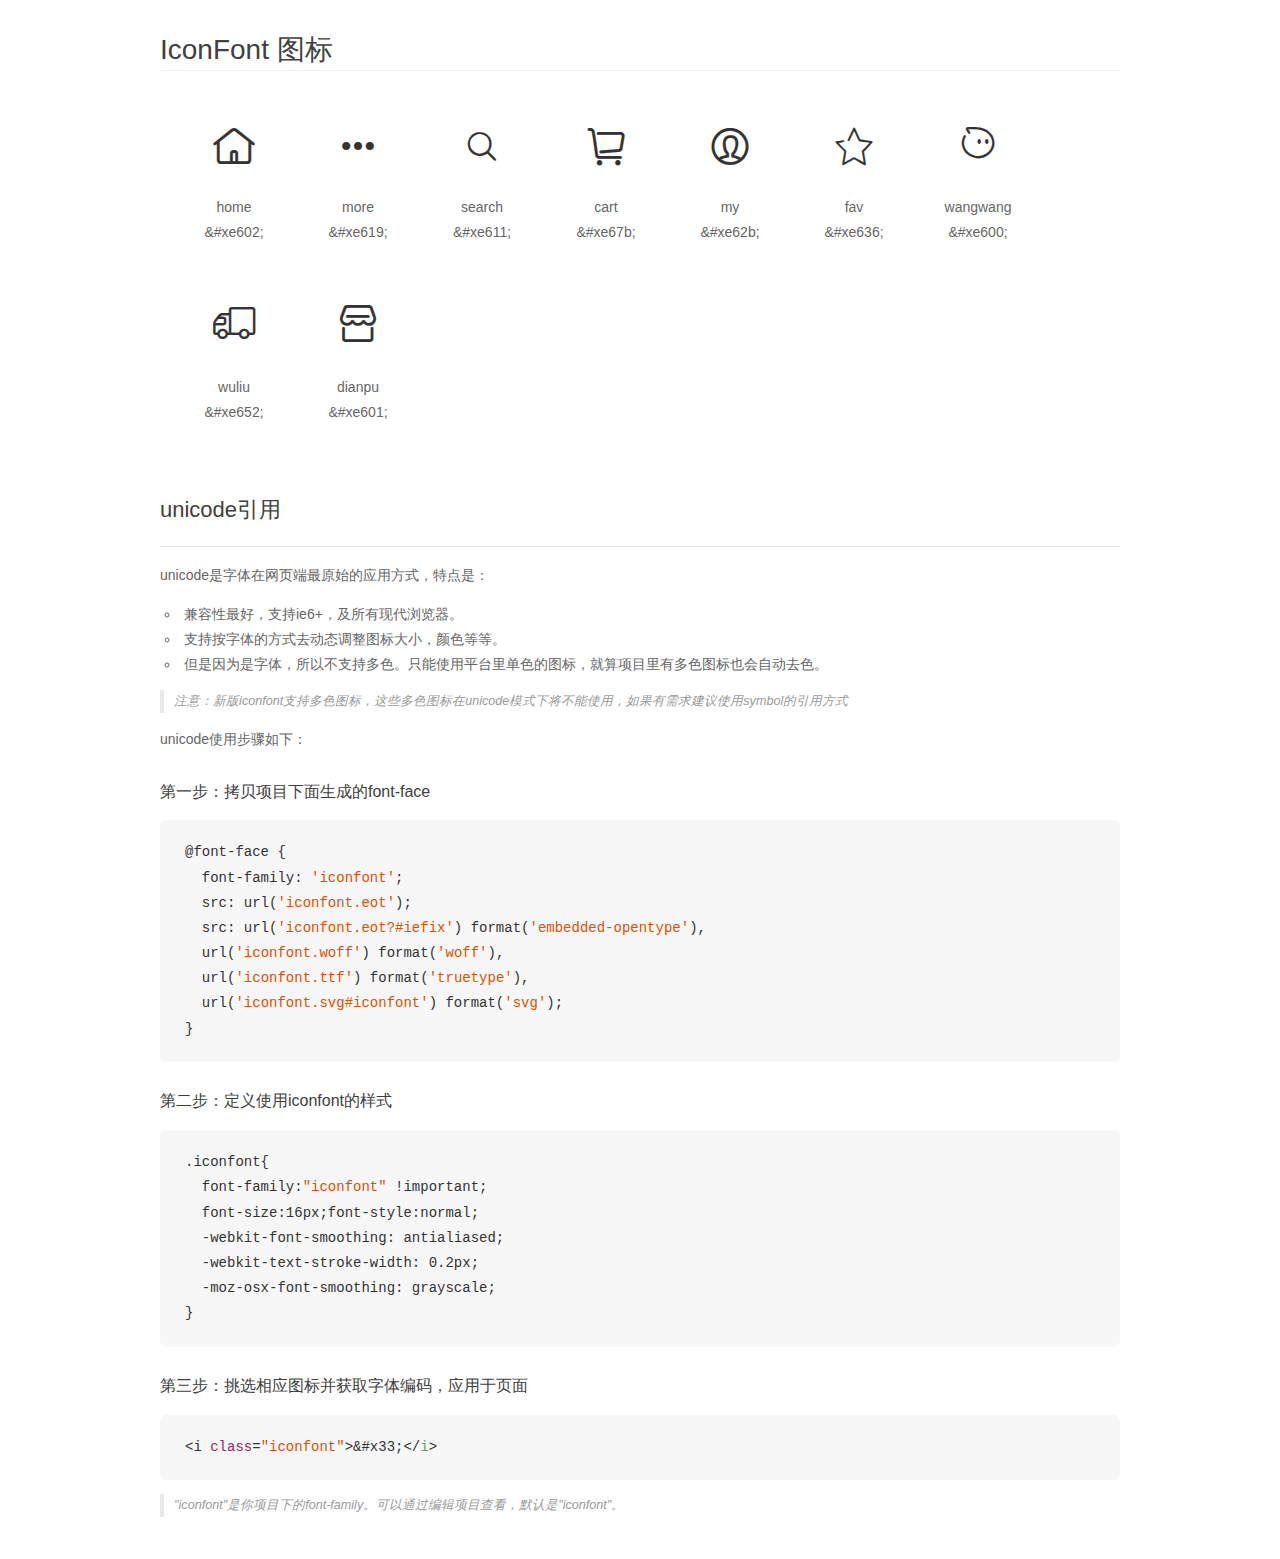
<file: fonts/demo_unicode.html>
<!DOCTYPE html>
<html>
<head>
    <meta charset="utf-8"/>
    <title>IconFont</title>
    <link rel="stylesheet" href="demo.css">

    <style type="text/css">

        @font-face {font-family: "iconfont";
          src: url('iconfont.eot'); /* IE9*/
          src: url('iconfont.eot#iefix') format('embedded-opentype'), /* IE6-IE8 */
          url('iconfont.woff') format('woff'), /* chrome, firefox */
          url('iconfont.ttf') format('truetype'), /* chrome, firefox, opera, Safari, Android, iOS 4.2+*/
          url('iconfont.svg#iconfont') format('svg'); /* iOS 4.1- */
        }

        .iconfont {
          font-family:"iconfont" !important;
          font-size:16px;
          font-style:normal;
          -webkit-font-smoothing: antialiased;
          -webkit-text-stroke-width: 0.2px;
          -moz-osx-font-smoothing: grayscale;
        }

    </style>
</head>
<body>
    <div class="main markdown">
        <h1>IconFont 图标</h1>
        <ul class="icon_lists clear">
            
                <li>
                <i class="icon iconfont">&#xe602;</i>
                    <div class="name">home</div>
                    <div class="code">&amp;#xe602;</div>
                </li>
            
                <li>
                <i class="icon iconfont">&#xe619;</i>
                    <div class="name">more</div>
                    <div class="code">&amp;#xe619;</div>
                </li>
            
                <li>
                <i class="icon iconfont">&#xe611;</i>
                    <div class="name">search</div>
                    <div class="code">&amp;#xe611;</div>
                </li>
            
                <li>
                <i class="icon iconfont">&#xe67b;</i>
                    <div class="name">cart</div>
                    <div class="code">&amp;#xe67b;</div>
                </li>
            
                <li>
                <i class="icon iconfont">&#xe62b;</i>
                    <div class="name">my</div>
                    <div class="code">&amp;#xe62b;</div>
                </li>
            
                <li>
                <i class="icon iconfont">&#xe636;</i>
                    <div class="name">fav</div>
                    <div class="code">&amp;#xe636;</div>
                </li>
            
                <li>
                <i class="icon iconfont">&#xe600;</i>
                    <div class="name">wangwang</div>
                    <div class="code">&amp;#xe600;</div>
                </li>
            
                <li>
                <i class="icon iconfont">&#xe652;</i>
                    <div class="name">wuliu</div>
                    <div class="code">&amp;#xe652;</div>
                </li>
            
                <li>
                <i class="icon iconfont">&#xe601;</i>
                    <div class="name">dianpu</div>
                    <div class="code">&amp;#xe601;</div>
                </li>
            
        </ul>
        <h2 id="unicode-">unicode引用</h2>
        <hr>

        <p>unicode是字体在网页端最原始的应用方式，特点是：</p>
        <ul>
        <li>兼容性最好，支持ie6+，及所有现代浏览器。</li>
        <li>支持按字体的方式去动态调整图标大小，颜色等等。</li>
        <li>但是因为是字体，所以不支持多色。只能使用平台里单色的图标，就算项目里有多色图标也会自动去色。</li>
        </ul>
        <blockquote>
        <p>注意：新版iconfont支持多色图标，这些多色图标在unicode模式下将不能使用，如果有需求建议使用symbol的引用方式</p>
        </blockquote>
        <p>unicode使用步骤如下：</p>
        <h3 id="-font-face">第一步：拷贝项目下面生成的font-face</h3>
        <pre><code class="lang-js hljs javascript">@font-face {
  font-family: <span class="hljs-string">'iconfont'</span>;
  src: url(<span class="hljs-string">'iconfont.eot'</span>);
  src: url(<span class="hljs-string">'iconfont.eot?#iefix'</span>) format(<span class="hljs-string">'embedded-opentype'</span>),
  url(<span class="hljs-string">'iconfont.woff'</span>) format(<span class="hljs-string">'woff'</span>),
  url(<span class="hljs-string">'iconfont.ttf'</span>) format(<span class="hljs-string">'truetype'</span>),
  url(<span class="hljs-string">'iconfont.svg#iconfont'</span>) format(<span class="hljs-string">'svg'</span>);
}
</code></pre>
        <h3 id="-iconfont-">第二步：定义使用iconfont的样式</h3>
        <pre><code class="lang-js hljs javascript">.iconfont{
  font-family:<span class="hljs-string">"iconfont"</span> !important;
  font-size:<span class="hljs-number">16</span>px;font-style:normal;
  -webkit-font-smoothing: antialiased;
  -webkit-text-stroke-width: <span class="hljs-number">0.2</span>px;
  -moz-osx-font-smoothing: grayscale;
}
</code></pre>
        <h3 id="-">第三步：挑选相应图标并获取字体编码，应用于页面</h3>
        <pre><code class="lang-js hljs javascript">&lt;i <span class="hljs-class"><span class="hljs-keyword">class</span></span>=<span class="hljs-string">"iconfont"</span>&gt;&amp;#x33;<span class="xml"><span class="hljs-tag">&lt;/<span class="hljs-name">i</span>&gt;</span></span></code></pre>

        <blockquote>
        <p>"iconfont"是你项目下的font-family。可以通过编辑项目查看，默认是"iconfont"。</p>
        </blockquote>
    </div>


</body>
</html>
</file>
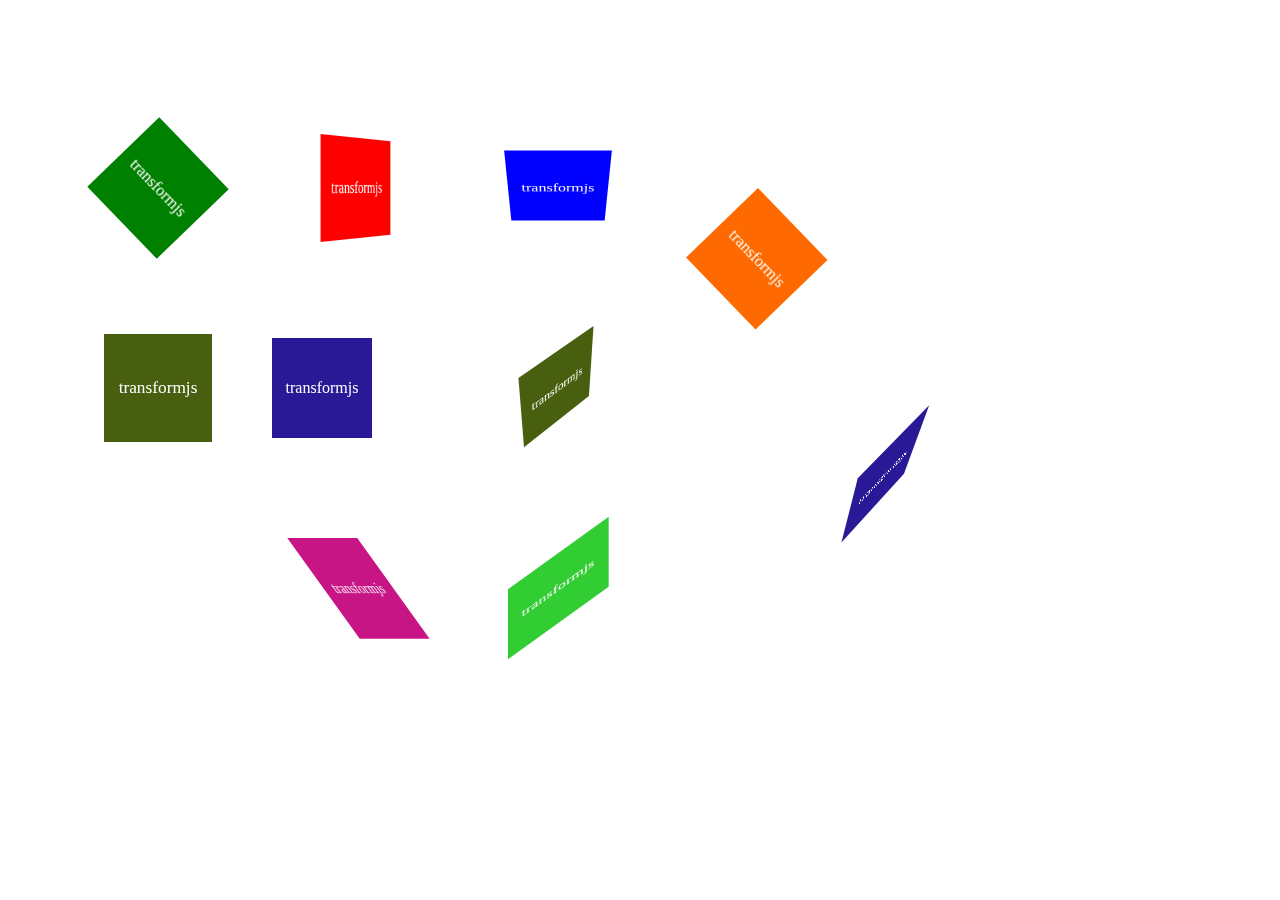
<file: AlloyFinger/asset/a.html>
<!DOCTYPE html>
<html xmlns="http://www.w3.org/1999/xhtml">
<head>
    <title></title>
    <style>
        #ctt .test {
            width: 100px; height: 100px;  color: white; line-height: 100px; text-align: center; display: inline-block; margin-top: 30px; position: absolute; left: 0; top: 0;
        }
    </style>
</head>
<body>
<div style="text-align: center;position:relative;left:100px;top:100px;"  id="ctt">

    <div id="test1" class="test" style="background-color: green; ">
        transformjs
    </div>

    <div id="test2" class="test" style="background-color: red;left:200px; ">
        transformjs
    </div>

    <div id="test3" class="test" style="background-color: blue;left:400px ">
        transformjs
    </div>

    <div id="test4" class="test" style="background-color: #ff6a00;left:600px ">
        transformjs
    </div>

    <div id="test5" class="test" style="background-color:#485f0f;left:400px;top:200px; ">
        transformjs
    </div>

    <div id="test6" class="test" style="background-color:#485f0f;left:0;top:200px; ">
        transformjs
    </div>

    <div id="test7" class="test" style="background-color:#291996;left:200px;top:200px; ">
        transformjs
    </div>

    <div id="test8" class="test" style="background-color:#291996;left:600px;top:200px; ">
        transformjs
    </div>

    <div id="test9" class="test" style="background-color:#c71585;left:200px;top:400px; ">
        transformjs
    </div>
    <div id="test10" class="test" style="background-color:#32cd32;left:400px;top:400px; ">
        transformjs
    </div>
</div>
<script src="transform.js"></script>
<script>
    //----------------how to use---------------------------------
    var element1 = document.querySelector("#test1");
    var element2 = document.querySelector("#test2");
    var element3 = document.querySelector("#test3");
    var element4 = document.querySelector("#test4");
    var element5 = document.querySelector("#test5");
    var element6= document.querySelector("#test6");
    var element7 = document.querySelector("#test7");
    var element8 = document.querySelector("#test8");
    var element9 = document.querySelector("#test9");
    var element10 = document.querySelector("#test10");
    Transform(element1);
    Transform(element2);
    Transform(element3);
    Transform(element4);
    Transform(element5);
    Transform(element6);
    Transform(element7);
    Transform(element8);
    Transform(element9);
    Transform(element10);

    element8.originZ = -150;
    element4.originX = -50;
    element4.originY = -50;

    var step = 0.02, xStep = 3;
    setInterval(function () {
        element1.rotateZ++;
        element2.rotateY++;
        element3.rotateX++;
        element4.rotateZ++;
        element5.rotateY++;
        element5.rotateX++;

        element7.translateX < -50 && (xStep *= -1);
        element7.translateX > 50 && (xStep *= -1);
        element7.translateX += xStep;
        element6.scaleX < 0.5 && (step *= -1);
        element6.scaleX > 1.5 && (step *= -1);
        element6.scaleX += step;
        element6.scaleY += step;
        element8.rotateY++;
        element8.rotateX++;

        element9.skewX++;
        element10.skewY++;
    }, 15);
    //------------------------------------------------------------
</script>
</body>
</html>
</file>
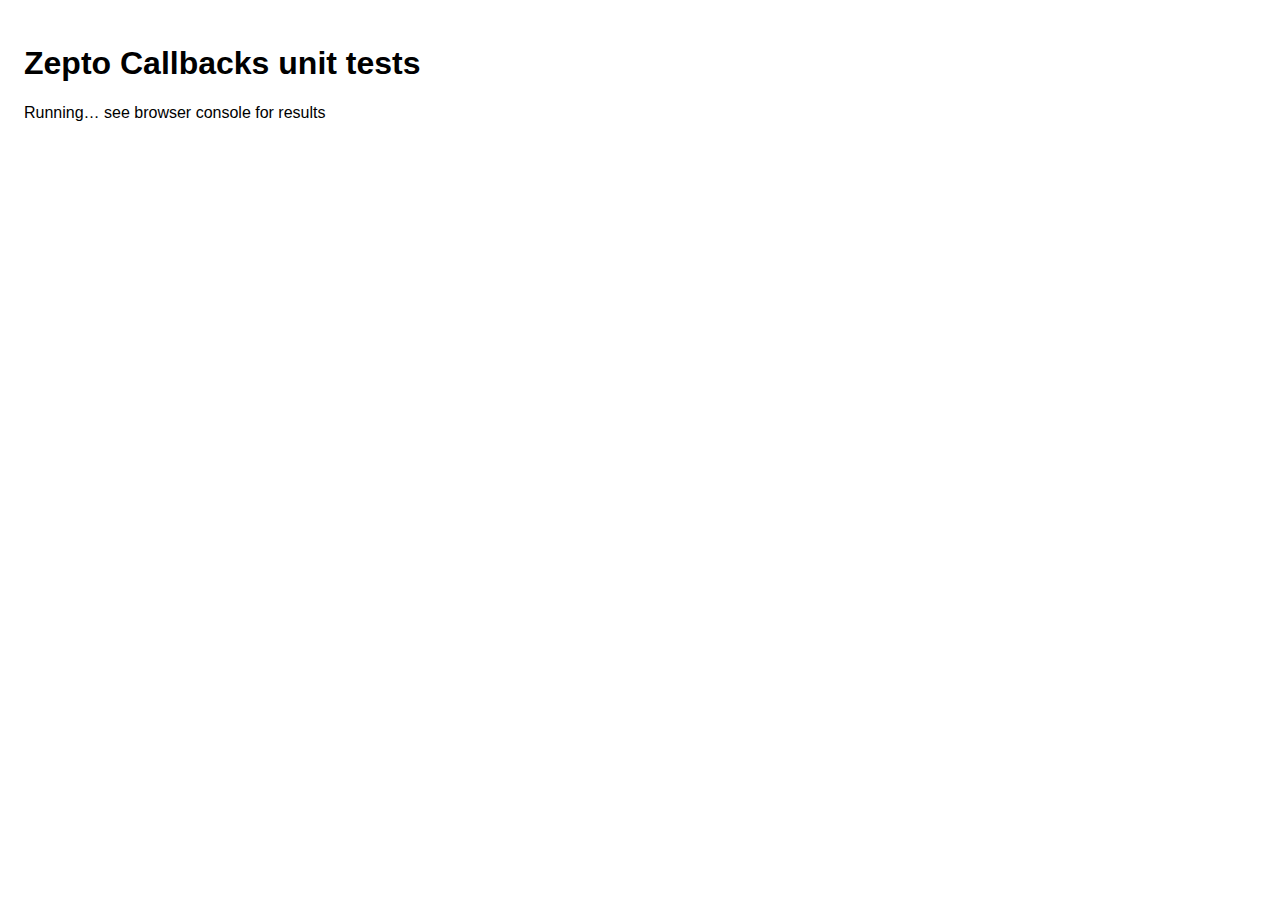
<file: js/zepto-master/test/callbacks.html>
<!DOCTYPE html>
<html>
<head>
  <meta charset="utf-8">
  <meta name="viewport" content="initial-scale=1.0, maximum-scale=1.0, user-scalable=0">
  <link rel="stylesheet" href="test.css">
  <title>Zepto Callbacks unit tests</title>
  <script src="../vendor/evidence.js"></script>
  <script src="evidence_runner.js"></script>
  <script>
    // avoid caching
    (function(){
      function load(scripts){
        scripts.split(' ').forEach(function(script){
          document.write('<script src="../src/'+script+'.js?'+(+new Date)+'"></scr'+'ipt>')
        })
      }

      load('zepto callbacks')
    })()
  </script>
</head>
<body>
  <h1>Zepto Callbacks unit tests</h1>
  <p id="results">
    Running… see browser console for results
  </p>

  <script>
  (function(){
    var output = "", cb
    function a() { output += "A" }
    function b() { output += "B" }
    function c() { output += "C" }
    function str(str) { output += str }

    Evidence('ZeptoCallbacksTest', {

      testOptionsAreCopied: function(t) {
        var options = {"unique": true},
            cb = $.Callbacks(options),
            count = 0,
            fn = function() {
              t.assertTrue(!(count++), "called once")
            }
        options["unique"] = false
        cb.add(fn, fn)
        cb.fire()
      },

      testFireWithOptionsAreCopied: function(t) {
        var cb = $.Callbacks({memory:1}),
            args = ["hello"]

        cb.fireWith(null, args)
        args[0] = "world"

        cb.add(function(hello) {
          t.assertEqual("hello", hello, "arguments are copied internally")
        })
      },

      testRemoveDeletesAllInstances: function(t) {
        var cb = $.Callbacks()
        function fn() {
          t.fail("function wasn't removed")
        }
        cb.add( fn, fn, function() {
          t.assertTrue(true, "end of test")
        }).remove(fn).fire()
      },

      testCallbacksHas: function(t) {
        var cb = $.Callbacks()
        cb.add(a, b, c)
        t.assertTrue(cb.has(), "No arguments to .has() returns whether callback function(s) are attached or not")
        t.assertTrue(cb.has(a), "Check if a specific callback function is in the Callbacks list" )

        cb.remove(b)
        t.assertFalse(cb.has(b), "Remove a specific callback function and make sure its no longer there" )
        t.assertTrue(cb.has(a), "Remove a specific callback function and make sure other callback function is still there" )

        cb.empty()
        t.assertFalse(cb.has(), "Empty list and make sure there are no callback function(s)" )
        t.assertFalse(cb.has(a), "Check for a specific function in an empty() list" )

        cb.add(a, b, function(){
          t.assertTrue(cb.has(), "Check if list has callback function(s) from within a callback function" )
          t.assertTrue(cb.has(a), "Check if list has a specific callback from within a callback function" )
        }).fire()

        t.assertTrue(cb.has(), "Callbacks list has callback function(s) after firing" )

        cb.disable()
        t.assertFalse(cb.has(), "disabled() list has no callback functions (returns false)" )
        t.assertFalse(cb.has(a), "Check for a specific function in a disabled() list" )

        cb = $.Callbacks({unique:1})
        cb.add(a)
        cb.add(a)
        t.assertTrue(cb.has(), "Check if unique list has callback function(s) attached" )
        cb.lock()
        t.assertFalse(cb.has(), "locked() list is empty and returns false" )
      },

      testAddStringNoCrash: function(t) {
        $.Callbacks().add("hello world")
        t.assertTrue(true, "no crash adding string" )
      },

      testUniqueAddIdenticalFn: function(t) {
        output = "X"
        $.Callbacks({unique:1}).add(a, function() { output += "A" }).fire()
        t.assertEqual("XAA", output, "Unique can add different, identical definitions of same function")
      },

      testUniqueAddSameFn: function(t) {
        output = "X"
        $.Callbacks({unique:1}).add(a, a).fire()
        t.assertEqual("XA", output, "Unique can not add multiple functions with the same reference")
      },

      testUniqueAddSameFnMultiRef: function(t) {
        var x = a
        output = "X"
        $.Callbacks({unique:1}).add(a, x).fire()
        t.assertEqual("XA", output, "Unique can not add multiple references to the same function")
      }

    })

    var configs = {
      'Undefined': undefined,
      'Null': null,
      'Once': {once:1},
      'Memory': {memory:1},
      'Unique': {unique:1},
      'StopOnFalse': {stopOnFalse:1},
      'OnceMemory': {once:1, memory:1},
      'OnceUnique': {once:1, unique:1},
      'OnceStopOnFalse': {once:1, stopOnFalse:1},
      'MemoryUnique': {memory:1, unique:1},
      'MemoryStopOnFalse': {memory:1, stopOnFalse:1},
      'UniqueStopOnFalse': {unique:1, stopOnFalse:1}
    }
    var ordering = {
      "Undefined":         "XABC   X     XABCABCC  X  XBB X   XABA  X   XX",
      "Null":              "XABC   X     XABCABCC  X  XBB X   XABA  X   XX",
      "Once":              "XABC   X     X         X  X   X   XABA  X   XX",
      "Memory":            "XABC   XABC  XABCABCCC XA XBB XB  XABA  XC  XX",
      "Unique":            "XABC   X     XABCA     X  XB  X   XAB   X   X",
      "StopOnFalse":       "XABC   X     XABCABCC  X  XBB X   XA    X   XX",
      "OnceMemory":        "XABC   XABC  X         XA X   XA  XABA  XC  XX",
      "OnceUnique":        "XABC   X     X         X  X   X   XAB   X   X",
      "OnceStopOnFalse":   "XABC   X     X         X  X   X   XA    X   XX",
      "MemoryUnique":      "XABC   XA    XABCA     X  XB  X   XAB   XC  X",
      "MemoryStopOnFalse": "XABC   XABC  XABCABCCC XA XBB XB  XA    X   XX",
      "UniqueStopOnFalse": "XABC   X     XABCA     X  XB  X   XA    X   X"
    }

    $.each(configs, function(name, config) {
      var results = ordering[name].split(/\s+/)

      Evidence("ZeptoCallbacksTest#" + name, {

        testBindAndFire: function(t) {
          output = "X", cb = $.Callbacks(config).add(str).fire("A")
          t.assertEqual("XA", output, "Basic binding and firing")
          t.assertTrue(cb.fired(), ".fired() detects firing")
          output = "X"
          cb.disable().add(str)
          t.assertEqual( "X", output, "Adding a callback after disabling" )
          cb.fire("A")
          t.assertEqual( "X", output, "Firing after disabling" )
        },

        testNoEmptyWhileFiring: function(t) {
          var cb = $.Callbacks(config)
          cb.add(cb.empty, function() { t.fail("not emptied") }).fire()
        },

        testNoDisablingWhileFiring: function(t) {
          var cb = $.Callbacks(config)
          cb.add(cb.disable, function() { t.fail("not disabled") }).fire()
        },

        testBindFireWithContextAndArgs: function(t) {
          output = "X"
          $.Callbacks(config).add(function() {
            t.assertEqual(window, this, "Basic binding and firing (context)" )
            output += Array.prototype.join.call(arguments, "")
          }).fireWith(window, [ "A", "B" ])
          t.assertEqual( "XAB", output, "Basic binding and firing (arguments)" )
        },

        testFireWithNoArgs: function(t) {
          $.Callbacks(config).add(function() {
            t.assertEqual(window, this, "fireWith with no arguments (context is window)")
            t.assertEqual(0, arguments.length, "fireWith with no arguments (no arguments)")
          }).fireWith()
        },

        testBindRemoveFire: function(t) {
          output = "X"
          $.Callbacks(config).add(a, b, c).remove(b, c).fire()
          t.assertEqual("XA", output)
        },

        testEmpty: function(t) {
          output = "X"
          $.Callbacks(config).add(a, b, c).empty().fire()
          t.assertEqual( "X", output, "Empty" )
        },

        testLocking: function(t) {
          output = "X"
          $.Callbacks(config).add(str).lock().add(str).fire("A").add(str)
          t.assertEqual("X", output, "Lock early")
        },

        testOrdering: function(t) {
          output = "X", cb = $.Callbacks(config)
          cb.add(function() {
            cb.add(c)
            a()
          }, b).fire()
          t.assertEqual( results.shift(), output, "Proper ordering" )

          output = "X"
          cb.add(function() {
            cb.add(c)
            a()
          }, b)
          t.assertEqual(results.shift(), output, "Add after fire")
          output = "X"
          cb.fire()
          t.assertEqual(results.shift(), output, "Fire again")

          output = "X", cb = $.Callbacks(config)
          cb.add(str).fire("A")
          t.assertEqual("XA", output, "Multiple fire (first fire)")
          output = "X"
          cb.add(str)
          t.assertEqual(results.shift(), output, "Multiple fire (first new callback)")
          output = "X"
          cb.fire("B")
          t.assertEqual(results.shift(), output, "Multiple fire (second fire)")
          output = "X"
          cb.add(str)
          t.assertEqual(results.shift(), output, "Multiple fire (second new callback)")

          output = "X", cb = $.Callbacks(config).add(a, function() { return false }, b).add(a).fire()
          t.assertEqual(results.shift(), output, "Callback returning false")

          output = "X"
          cb.add(c)
          t.assertEqual(results.shift(), output, "Adding a callback after one returned false")

          output = ""
          function handler() { output += "X" }
          handler.method = function() { output += "!" }
          cb = $.Callbacks(config).add(handler).add(handler).fire()
          t.assertEqual(results.shift(), output, "No callback iteration")
        }

      })

    })
  })()
  </script>
</body>
</html>
</file>
<file: js/zepto-master/test/test.css>
* {
  font-family: -apple-system-font, Helvetica, sans-serif;
}
body {
  padding: 1em;
}
a:link, a:visited { color: darkblue; }
#results.failed em { font-style: normal; color: crimson; }
#results.passed em { font-style: normal; color: darkgreen; }
#fixtures {
  position: absolute;
  top: -10000px;
  left: -10000px;
}
#nav {
  list-style: none;
  padding: 0;
  margin: 2em 0 0 0;
  font-size: 12px;
  max-width: 30em;
}
#nav a {
  padding: .8em 1.5em;
  background: #eee;
  border-top: 2px solid white;
  text-decoration: none;
  text-transform: uppercase;
  letter-spacing: .1em;
  display: block;
  color: #555;
}
#nav .current a { background: #ccc; color: black; }
#nav a:active { background: #555; color: white; }

ul {
  padding: 0;
}

li {
  list-style-type: none;
  padding: 0 0 15px;
}

li a {
  font-size: 16px;
  border: 1px solid darkblue;
  padding: 3px 10px;
  text-decoration: none;
}
li a:visited {
  border-color: #888;
  color: #aaa;
}

@media only screen and (max-device-width:480px) {
  body { margin: 7px; font-size: small; }
  h1 { margin: 0; }
  h1, #results { text-align: center; }
  #results { min-height: 3em; }
  #nav { font-size: 14px; max-width: auto; }
}
</file>
<file: js/zepto-master/examples/iphone/iphone.css>
* {
  margin: 0px;
  padding: 0px;
}
.toolbar {
  -webkit-box-sizing: border-box;
  background: #6D84A2 url([data-uri]) repeat-x;
  border-bottom: 1px solid #2D3642;
  height: 45px;
  padding: 10px;
  position: relative;
}
body {
  -webkit-perspective: 800;
  -webkit-text-size-adjust: none;
  -webkit-transform-style: preserve-3d;
  -webkit-user-select: none;
  font-family: Helvetica;
  overflow-x: hidden;
  height: 100%;
  width: 100%;
}

body > section {
  background: #C5CCD3 url([data-uri]);
  display: block;
  left: 0px;
  position: absolute;
  width: 100%;
  -webkit-transform: translate3d(100%,0%,0%);
  opacity: 0;
  -webkit-transition: all 0.25s ease-in-out;
  -webkit-transform-style: preserve-3d;
  z-index: -10;
}

.reverse {
  -webkit-transform: translate3d(-100%, 0%, 0%);
  opacity: 0;
}

.current {
  -webkit-transform: translate3d(0%,0%, 0%);
  opacity: 1;
  z-index: 1;
}
h1, h2 {
  color: #4C566C;
  font: normal normal bold 18px/normal Helvetica;
  margin: 10px 20px 6px;
  text-shadow: rgba(255, 255, 255, 0.19)
}
body.landscape .toolbar > h1 {
  margin-left: -125px;
  width: 250px;
}

.toolbar > h1 {
  color: white;
  font-size: 20px;
  font-weight: bold;
  height: 40px;
  left: 50%;
  line-height: 1em;
  margin: 1px 0px 0px -75px;
  overflow: hidden;
  position: absolute;
  text-align: center;
  text-overflow: ellipsis;
  text-shadow: rgba(0, 0, 0, 0.398438) 0px -1px 0px;
  top: 10px;
  white-space: nowrap;
  width: 150px;
}

ul {
  background: white;
  border: 1px solid #B4B4B4;
  border-bottom-left-radius: 8px 8px;
  border-bottom-right-radius: 8px 8px;
  border-top-left-radius: 8px 8px;
  border-top-right-radius: 8px 8px;
  color: black;
  font: normal normal bold 17px/normal Helvetica;
  margin: 15px 10px 17px;
  padding: 0px;
}

ul li {
  color: black;
  font-size: 14px;
  border-top: 1px solid #B4B4B4;
  color: #666;
  list-style-type: none;
  padding: 10px;
}

li:first-child, li:first-child a {
  border-top: 0px;
  border-top-left-radius: 8px 8px;
  border-top-right-radius: 8px 8px;
}

ul li.arrow {
  background-image: url([data-uri]);
  background-position: 100% 50%;
  background-repeat: no-repeat;
}

body > .current {
  display: block !important;
}

body.landscape > * {
  min-height: 320px;
}


ul li a, li.img a + a {
  color: black;
  display: block;
  margin: -10px;
  overflow: hidden;
  padding: 12px 10px;
  text-decoration: none;
  text-overflow: ellipsis;
  white-space: nowrap;
}


.button, .back, .cancel, .add {
-webkit-border-image: url([data-uri]) 0 5 0 5 stretch stretch;
background: none;
border-width: 0px 5px;
color: white;
font-family: inherit;
font-size: 12px;
font-weight: bold;
height: 30px;
line-height: 30px;
margin: 0px;
overflow: ;
padding: 0px 3px;
position: absolute;
right: 6px;
text-decoration: none;
text-overflow: ellipsis;
text-shadow: rgba(0, 0, 0, 0.496094) 0px -1px 0px;
top: 8px;
white-space: nowrap;
width: auto;
}

.back {
  -webkit-border-image: url([data-uri]) 0 8 0 14 stretch stretch;
border-width: 0px 8px 0px 14px;
left: 6px;
max-width: 55px;
padding: 0px;
right: auto;
}
</file>
<file: fonts/iconfont.css>
@font-face {font-family: "iconfont";
  src: url('iconfont.eot?t=1487038135316'); /* IE9*/
  src: url('iconfont.eot?t=1487038135316#iefix') format('embedded-opentype'), /* IE6-IE8 */
  url('iconfont.woff?t=1487038135316') format('woff'), /* chrome, firefox */
  url('iconfont.ttf?t=1487038135316') format('truetype'), /* chrome, firefox, opera, Safari, Android, iOS 4.2+*/
  url('iconfont.svg?t=1487038135316#iconfont') format('svg'); /* iOS 4.1- */
}

.iconfont {
  font-family:"iconfont" !important;
  font-size:16px;
  font-style:normal;
  -webkit-font-smoothing: antialiased;
  -moz-osx-font-smoothing: grayscale;
}

.icon-a01a:before { content: "\e602"; }

.icon-more:before { content: "\e619"; }

.icon-search:before { content: "\e611"; }

.icon-cart:before { content: "\e67b"; }

.icon-my:before { content: "\e62b"; }

.icon-fav:before { content: "\e636"; }

.icon-uuu:before { content: "\e600"; }

.icon-wuliu:before { content: "\e652"; }

.icon-dianpu:before { content: "\e601"; }
</file>
<file: css/tools.css>
.clr::after{
	content: "";
	display: block;
	width: 0;
	height: 0;
	clear: both;
}
.left{
	float: left;
}
.right{
	float: right;
}
img{
	display: block;
}
</file>
<file: css/gouwuche.css>
*{
	box-sizing:border-box;
}
html{
	width: 100%;
	height: 100%;
	overflow: hidden;
}

body{
	background:#eee;
	margin-bottom: 1.3rem;
}

 .banner{
          width: 10rem;
          height:10rem;
            margin: 0 auto;
            /*overflow: hidden;*/
            font-size: 0;
            position: relative;
            border: 2px solid #ccc;
            box-sizing: border-box;
        }
        .banner li{
        	 width: 10rem;
          height:10rem;
        	float:left;
        }
        .banner li img{
        	width: 100%;
        	height: 100%;
        }
        .scroll{
            width: 30rem;
            height: 10rem;
            white-space: nowrap;
        }
.scroll div{
	float:left;
}
        .nuclear-nav {
            position: absolute;
            bottom: 6px;
            right: 10px;
        }

        .nuclear-nav a {
            display: inline-block;
            background-color: white;
            cursor: pointer;
            width: 10px;
            height: 10px;
            -moz-border-radius: 5px;
            -webkit-border-radius: 5px;
            border-radius: 5px;
            margin-right: 5px;
            border: 1px solid #808080;
        }
        
        .nuclear-nav a.active {
            background-color: #ffd800;
        }



 /*上为手动轮播图*/
header img{
	width: 100%;
	height: 100%;
}
/*价格简介*/
.picdec{
	width: 10rem;
	background: #fff;
	/*padding-left:10px;*/
	padding:0 10px;
	display: flex;
	flex-direction: column;
}
.picdec>p{
	/*padding:8px 8px 8px 0;*/
	padding:8px 0;
	font-size:.45rem;
}
.picdec>div{
	display: flex;
	justify-content: flex-start;
}
.price p{
	font-size: .6rem;
	color:#ff5000;
	border-radius: 3px;
}
.price .ff5000,.ff5000+p{
	font-size:12px;
	margin-left: 10px;
	margin-top: .2rem;
	height:16px;
	line-height:12px;
	padding:1px 3px;
	border:1px solid #ff5000;

}
.price p:last-child{
	color:#ff9204;
	border:1px solid #ff9204;
}

.picdec .pri39{
	color:#999999;
	font-size:.4rem;
}
.picdec .express{
	display: flex;
	justify-content: space-between;
	color:#999999;
	font-size:.4rem;
}
/*淘宝会吃*/
.picdec .loveeat{
	display: flex;
	justify-content: flex-start;
	padding:8px 0;
	height:.6rem;
	line-height:.6rem;
	color:#666666;
	font-size:.4rem;
	letter-spacing: 1px;
}
.picdec .loveeat img{
	height:.6rem;
	width: 2.5rem;
	margin-right: .1rem;
}

/*七天无理由退款*/
.return{
	display: flex;
	justify-content: space-between;
	font-size: .4rem;
	margin-top: .7rem;
	margin-bottom: .3rem;
	/*line-height: .4rem;*/
}
.return>div i{
	width: .4rem;
	height: .4rem;
}
.return>div{
	display: flex;
	justify-content: flex-start;
	color:#666666;
	margin-right: .6rem;
	line-height: .4rem;
}


/*宝贝评价*/

.main-top,.main-bottom{
	width: 10rem;
	font-size:.4rem;
	margin-top: 10px;
	padding:0 10px;
	display: flex;
	flex-direction:column;
	justify-content: space-between;
		background: #fff;
}
.main-top h6{
	padding:.2rem 0 0;
}
.huasuan{
	font-size: .35rem;
	display: inline-flex;
	flex-wrap: wrap;
	justify-content: flex-start;
}
.huasuan>p{
	padding:.05rem;
	margin-right: .15rem;
	background: #ffc8ff;
    margin-top: .15rem;
	border-radius: .1rem;
}
.mainxin{
	margin:.2rem 0;
	display: flex;
	justify-content: flex-start;
}
.mainxin>div:first-child{
    width: .5rem;
    height: .5rem;
    border-radius: 50%;
    background: url(../img/goods/touxiang.jpg);
    background-size: 100% 100%;
}
.mainxin span{
	margin:0 5px;
}
.mainxin>div:last-child{
	width: 30px;
	height: 15px;
	background: url(../img/goods/heart.png);
	background-size: 50%;
}
.main-top .qbhp{
	display: flex;
	justify-content: center;
	margin:.1rem 0 .3rem;
}
.main-top .qbhp span{
	padding:4px 8px;
	color:#ff5000;
	border:1px solid #ff5000;
	border-radius: 6px;
}

/*进店逛逛*/
.main-bottom{
	margin-top: .1rem;
	font-size: .4rem
}
.hgf{
	display: flex;
	flex-direction: column;
	justify-content: space-around;
	margin-top:.2rem;
	height: 1.2rem;
	background: url(../img/goods/maijia.jpg) no-repeat;
	background-size: contain;
	padding-left:1.4rem;
}
.hgf div{
	width: 45px;
	height: 15px;
	background: url(../img/goods/huangguan.png);
	background-size: contain;
}
.allbb {
	margin: .3rem 0;
	display: flex;
	justify-content: space-around;
	text-align: center;
}
.allbb>div{
	display: flex;
	flex-direction: column;
	justify-content: space-around;
}
.allbb i{
	display: block;
	width: 1px;
	height: 1.2rem;
	background: gray;
}
.searchfl{
	display: flex;
	justify-content: center;
}
.searchfl p{
	color:#ff5000;
	margin-right: 1rem;
	border:1px solid #ff5000;
	padding:3px 6px;
	border-radius: 6px;
	margin-bottom:.3rem;
}
/*图文详情*/
.tuwen{
	display: flex;
	justify-content:space-between;
	font-size:.5rem;
	width: 10rem;
	margin:.3rem 0;
	background: #fff;
	/*padding:.1rem 1rem;*/
}
.tuwen div{
	width: 3.33333333333333333333333333333rem;
	text-align: center;
    height:1.1rem;
	line-height:1.1rem;
}
.tuwen div:first-child{
	color:#ff5000;
	border-bottom:.05rem solid #ff5000;
}


/*图片*/
.picture{
	width: 10rem;
	background: #fff;
	margin-bottom: .4rem;
}
.picture img{
	width: 100%;
}

/*底部登录*/
footer{
	display: flex;
	flex-direction:column;
    justify-content: space-around;
    font-size:14px;
    background: #fff;
}
footer .signin{
	display: flex;
	justify-content: space-around;

}
.signin i{
	display: block;
	width: 1px;
	height: .7rem;
	margin-top: .1rem;
	background: black;

}
.signin b{
	display: block;
   width: 1px;
   height: .9rem;
   background: gray;
}

footer .signin{
	border-bottom: 1px solid gray;
	height:.9rem;
	padding:0 8px;
	line-height: .9rem;
}
footer>p{
	margin:.5rem auto;
}


.download {
	display: flex;
	justify-content: space-around;
	line-height: 30px;
	margin:.5rem auto 1.6rem;
}

.download img{
	width: 30px;
	height: 30px;
	border-radius: 6px;
}
.download span,.download p{
	margin-left: 6px;
}
.download p{
	padding:2px 32px;
	line-height: 24px;
	border-radius: 5px;
    border:1px solid #ff9204;
}

nav{
	width: 10rem;
	display:flex;
	height: 1.2rem;
	font-size:.4rem;
	text-align: center;
	background: #fff;
	position: fixed;
	bottom:0;
	/*justify-content:;*/
}
nav .nav{
	border:1px solid #eee;
	padding-top:.05rem;
   display: flex;
   flex-direction: column;
   justify-content: space-around;
   width: 1.3333333333333333333333333333333333333333333333333333rem;
}
.nav i{
	color:gray;
}
nav .nav:first-child i{
	color: #3cbaff;
}
nav .nav4{
	width: 2.8rem;
	background: #ff9402;
}
nav .nav5{
	width: 3.2rem;
	background: #ff5000;
}
.nav4,.nav5{
	font-size: .45rem;
	line-height: 1.3rem;
	color:white;
}
</file>
<file: fonts/demo.css>
*{margin: 0;padding: 0;list-style: none;}
/*
KISSY CSS Reset
理念：1. reset 的目的不是清除浏览器的默认样式，这仅是部分工作。清除和重置是紧密不可分的。
2. reset 的目的不是让默认样式在所有浏览器下一致，而是减少默认样式有可能带来的问题。
3. reset 期望提供一套普适通用的基础样式。但没有银弹，推荐根据具体需求，裁剪和修改后再使用。
特色：1. 适应中文；2. 基于最新主流浏览器。
维护：玉伯<lifesinger@gmail.com>, 正淳<ragecarrier@gmail.com>
 */

/** 清除内外边距 **/
body, h1, h2, h3, h4, h5, h6, hr, p, blockquote, /* structural elements 结构元素 */
dl, dt, dd, ul, ol, li, /* list elements 列表元素 */
pre, /* text formatting elements 文本格式元素 */
form, fieldset, legend, button, input, textarea, /* form elements 表单元素 */
th, td /* table elements 表格元素 */ {
  margin: 0;
  padding: 0;
}

/** 设置默认字体 **/
body,
button, input, select, textarea /* for ie */ {
  font: 12px/1.5 tahoma, arial, \5b8b\4f53, sans-serif;
}
h1, h2, h3, h4, h5, h6 { font-size: 100%; }
address, cite, dfn, em, var { font-style: normal; } /* 将斜体扶正 */
code, kbd, pre, samp { font-family: courier new, courier, monospace; } /* 统一等宽字体 */
small { font-size: 12px; } /* 小于 12px 的中文很难阅读，让 small 正常化 */

/** 重置列表元素 **/
ul, ol { list-style: none; }

/** 重置文本格式元素 **/
a { text-decoration: none; }
a:hover { text-decoration: underline; }


/** 重置表单元素 **/
legend { color: #000; } /* for ie6 */
fieldset, img { border: 0; } /* img 搭车：让链接里的 img 无边框 */
button, input, select, textarea { font-size: 100%; } /* 使得表单元素在 ie 下能继承字体大小 */
/* 注：optgroup 无法扶正 */

/** 重置表格元素 **/
table { border-collapse: collapse; border-spacing: 0; }

/* 清除浮动 */
.ks-clear:after, .clear:after {
  content: '\20';
  display: block;
  height: 0;
  clear: both;
}
.ks-clear, .clear {
  *zoom: 1;
}

.main {
  padding: 30px 100px;
width: 960px;
margin: 0 auto;
}
.main h1{font-size:36px; color:#333; text-align:left;margin-bottom:30px; border-bottom: 1px solid #eee;}

.helps{margin-top:40px;}
.helps pre{
  padding:20px;
  margin:10px 0;
  border:solid 1px #e7e1cd;
  background-color: #fffdef;
  overflow: auto;
}

.icon_lists{
  width: 100% !important;

}

.icon_lists li{
  float:left;
  width: 100px;
  height:180px;
  text-align: center;
  list-style: none !important;
}
.icon_lists .icon{
  font-size: 42px;
  line-height: 100px;
  margin: 10px 0;
  color:#333;
  -webkit-transition: font-size 0.25s ease-out 0s;
  -moz-transition: font-size 0.25s ease-out 0s;
  transition: font-size 0.25s ease-out 0s;

}
.icon_lists .icon:hover{
  font-size: 100px;
}



.markdown {
  color: #666;
  font-size: 14px;
  line-height: 1.8;
}

.highlight {
  line-height: 1.5;
}

.markdown img {
  vertical-align: middle;
  max-width: 100%;
}

.markdown h1 {
  color: #404040;
  font-weight: 500;
  line-height: 40px;
  margin-bottom: 24px;
}

.markdown h2,
.markdown h3,
.markdown h4,
.markdown h5,
.markdown h6 {
  color: #404040;
  margin: 1.6em 0 0.6em 0;
  font-weight: 500;
  clear: both;
}

.markdown h1 {
  font-size: 28px;
}

.markdown h2 {
  font-size: 22px;
}

.markdown h3 {
  font-size: 16px;
}

.markdown h4 {
  font-size: 14px;
}

.markdown h5 {
  font-size: 12px;
}

.markdown h6 {
  font-size: 12px;
}

.markdown hr {
  height: 1px;
  border: 0;
  background: #e9e9e9;
  margin: 16px 0;
  clear: both;
}

.markdown p,
.markdown pre {
  margin: 1em 0;
}

.markdown > p,
.markdown > blockquote,
.markdown > .highlight,
.markdown > ol,
.markdown > ul {
  width: 80%;
}

.markdown ul > li {
  list-style: circle;
}

.markdown > ul li,
.markdown blockquote ul > li {
  margin-left: 20px;
  padding-left: 4px;
}

.markdown > ul li p,
.markdown > ol li p {
  margin: 0.6em 0;
}

.markdown ol > li {
  list-style: decimal;
}

.markdown > ol li,
.markdown blockquote ol > li {
  margin-left: 20px;
  padding-left: 4px;
}

.markdown code {
  margin: 0 3px;
  padding: 0 5px;
  background: #eee;
  border-radius: 3px;
}

.markdown pre {
  border-radius: 6px;
  background: #f7f7f7;
  padding: 20px;
}

.markdown pre code {
  border: none;
  background: #f7f7f7;
  margin: 0;
}

.markdown strong,
.markdown b {
  font-weight: 600;
}

.markdown > table {
  border-collapse: collapse;
  border-spacing: 0px;
  empty-cells: show;
  border: 1px solid #e9e9e9;
  width: 95%;
  margin-bottom: 24px;
}

.markdown > table th {
  white-space: nowrap;
  color: #333;
  font-weight: 600;

}

.markdown > table th,
.markdown > table td {
  border: 1px solid #e9e9e9;
  padding: 8px 16px;
  text-align: left;
}

.markdown > table th {
  background: #F7F7F7;
}

.markdown blockquote {
  font-size: 90%;
  color: #999;
  border-left: 4px solid #e9e9e9;
  padding-left: 0.8em;
  margin: 1em 0;
  font-style: italic;
}

.markdown blockquote p {
  margin: 0;
}

.markdown .anchor {
  opacity: 0;
  transition: opacity 0.3s ease;
  margin-left: 8px;
}

.markdown .waiting {
  color: #ccc;
}

.markdown h1:hover .anchor,
.markdown h2:hover .anchor,
.markdown h3:hover .anchor,
.markdown h4:hover .anchor,
.markdown h5:hover .anchor,
.markdown h6:hover .anchor {
  opacity: 1;
  display: inline-block;
}

.markdown > br,
.markdown > p > br {
  clear: both;
}


.hljs {
  display: block;
  background: white;
  padding: 0.5em;
  color: #333333;
  overflow-x: auto;
}

.hljs-comment,
.hljs-meta {
  color: #969896;
}

.hljs-string,
.hljs-variable,
.hljs-template-variable,
.hljs-strong,
.hljs-emphasis,
.hljs-quote {
  color: #df5000;
}

.hljs-keyword,
.hljs-selector-tag,
.hljs-type {
  color: #a71d5d;
}

.hljs-literal,
.hljs-symbol,
.hljs-bullet,
.hljs-attribute {
  color: #0086b3;
}

.hljs-section,
.hljs-name {
  color: #63a35c;
}

.hljs-tag {
  color: #333333;
}

.hljs-title,
.hljs-attr,
.hljs-selector-id,
.hljs-selector-class,
.hljs-selector-attr,
.hljs-selector-pseudo {
  color: #795da3;
}

.hljs-addition {
  color: #55a532;
  background-color: #eaffea;
}

.hljs-deletion {
  color: #bd2c00;
  background-color: #ffecec;
}

.hljs-link {
  text-decoration: underline;
}

pre{
  background: #fff;
}
</file>
